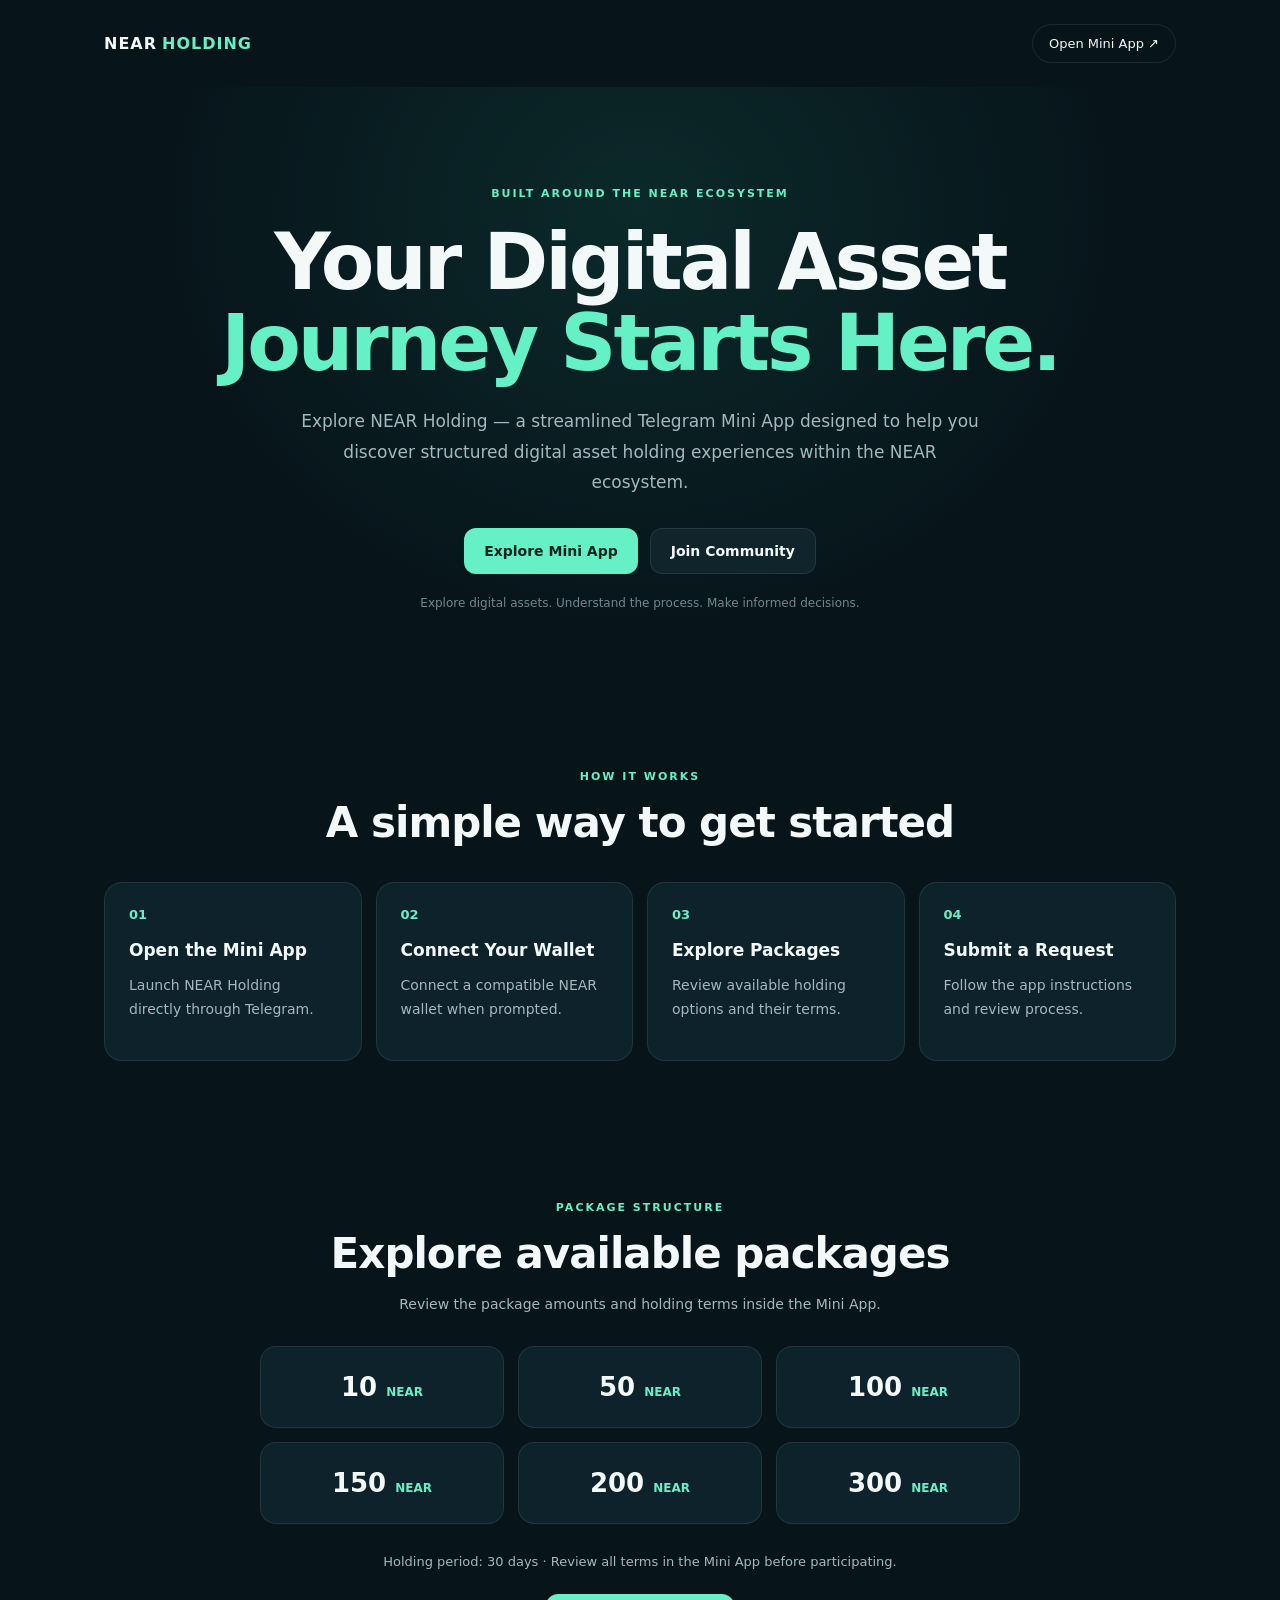
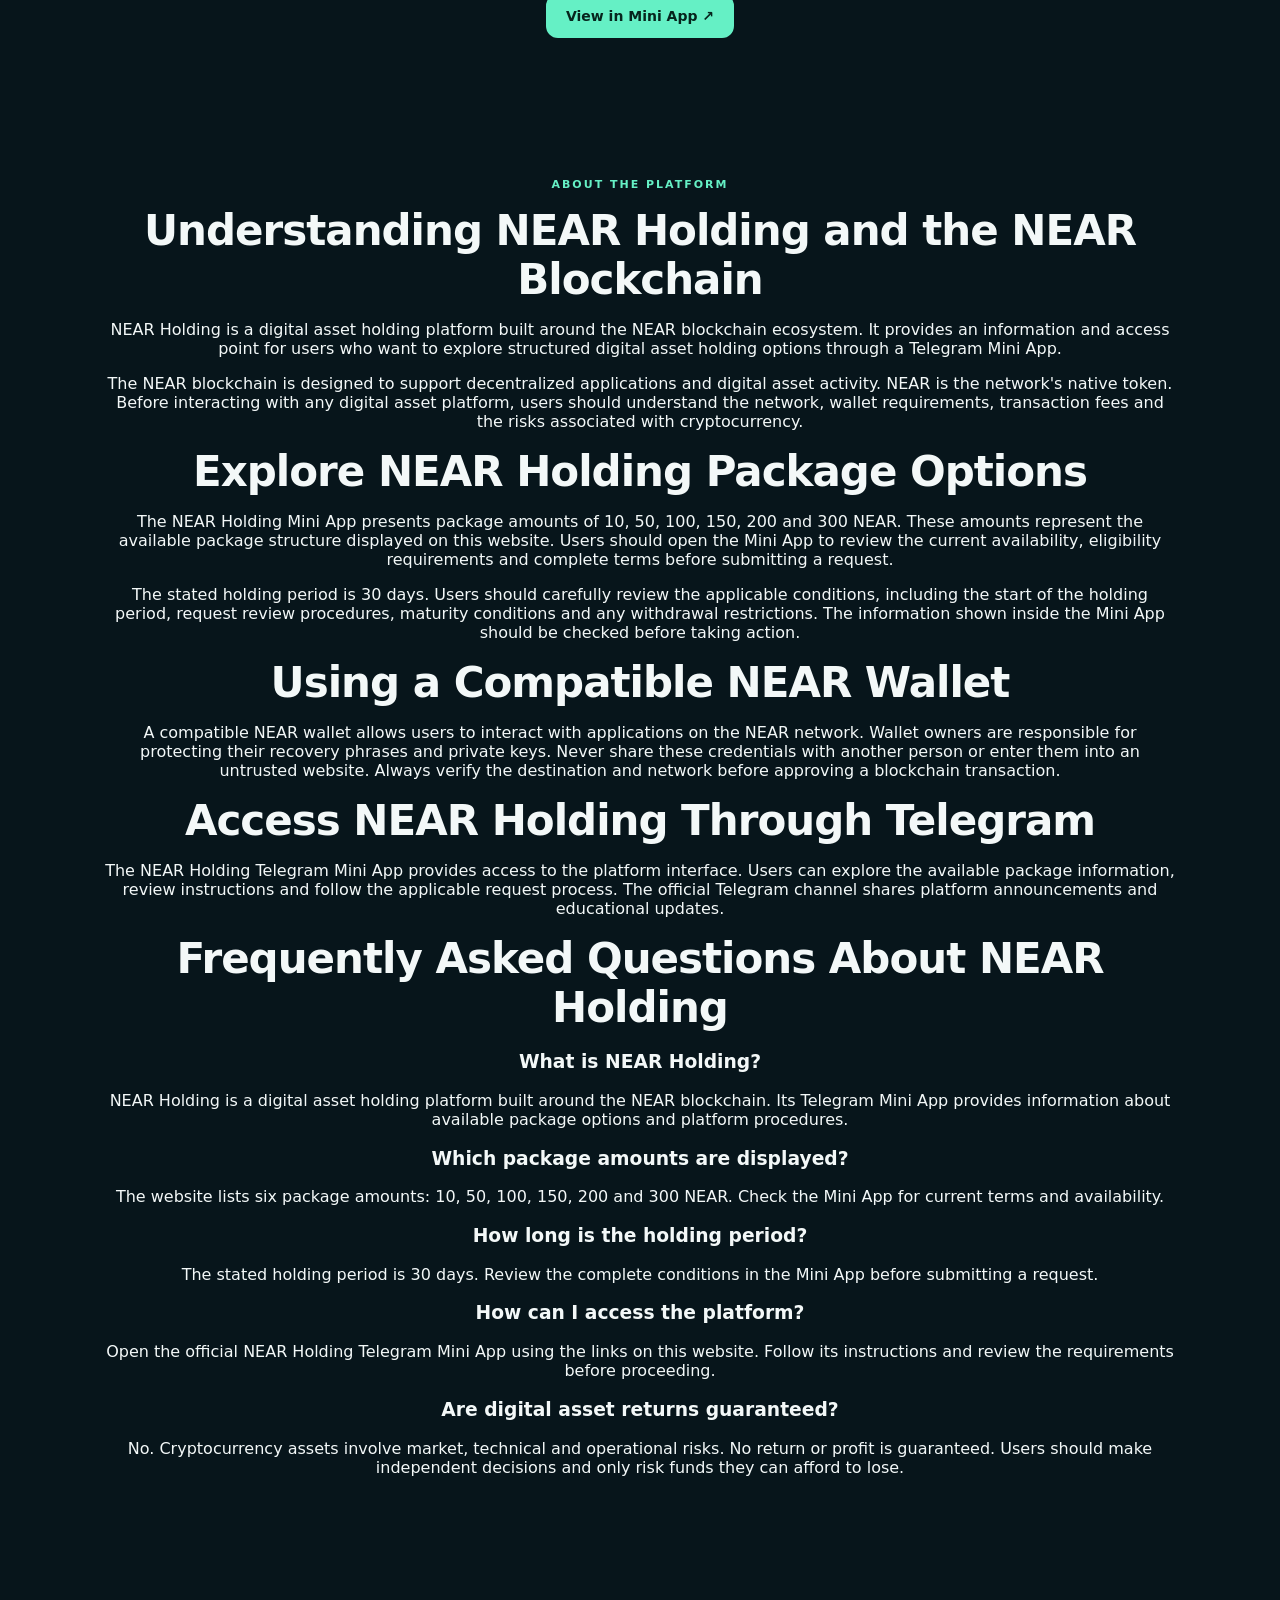
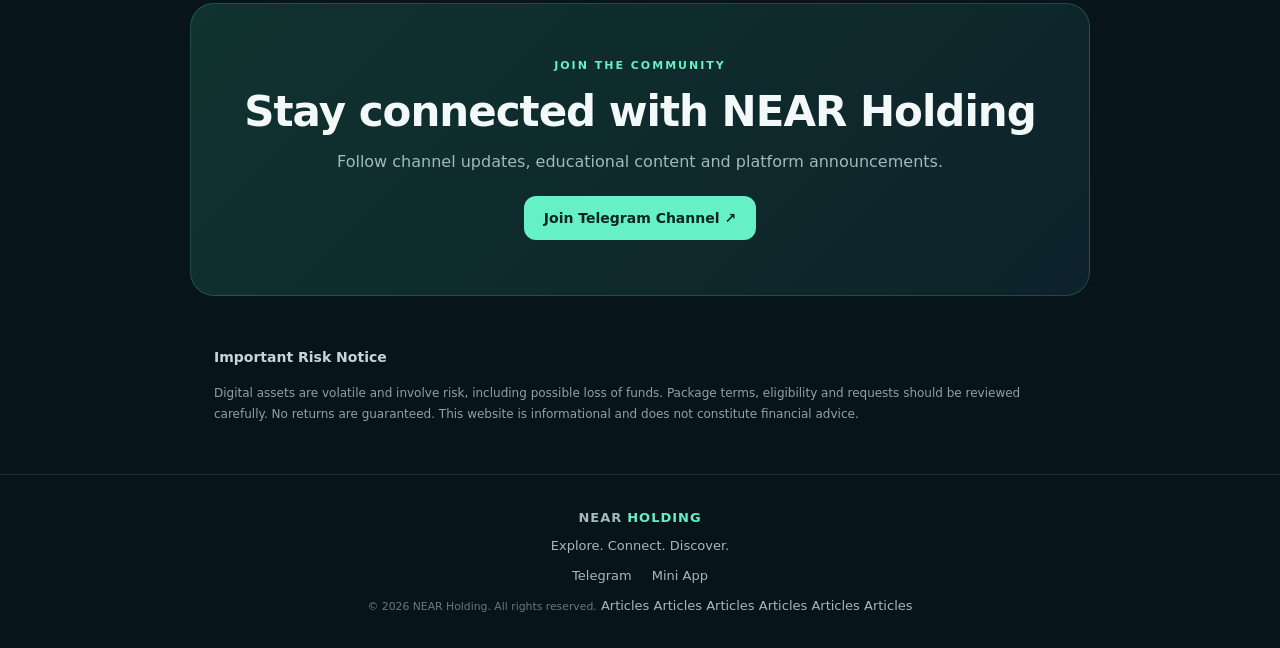
<file: index.html>
<!DOCTYPE html>
<html lang="en">
<head>
  <meta charset="UTF-8">
  <meta name="viewport" content="width=device-width, initial-scale=1.0">
  <meta name="theme-color" content="#071b22">
  <meta name="description" content="Discover NEAR Holding, a digital asset platform built around the NEAR blockchain. Explore holding packages, platform information and community updates.">
  <title>NEAR Holding | Digital Asset Holding Platform</title>
  <link rel="stylesheet" href="style.css">
<meta name="robots" content="index, follow, max-image-preview:large">
<meta name="googlebot" content="index, follow">
<meta name="author" content="NEAR Holding">
<meta name="theme-color" content="#071a1b">
<link rel="canonical" href="https://aliendp25-art.github.io/Near-holding-website/">
<link rel="icon" type="image/svg+xml" href="favicon.svg">
<meta property="og:type" content="website">
<meta property="og:site_name" content="NEAR Holding">
<meta property="og:title" content="NEAR Holding | Digital Asset Holding Platform">
<meta property="og:description" content="Discover NEAR Holding, a digital asset platform built around the NEAR blockchain. Explore holding packages, platform information and community updates.">
<meta property="og:url" content="https://aliendp25-art.github.io/Near-holding-website/">
<meta property="og:image" content="https://aliendp25-art.github.io/Near-holding-website/og-image.svg">
<meta name="twitter:card" content="summary_large_image">
<meta name="twitter:title" content="NEAR Holding | Digital Asset Holding Platform">
<meta name="twitter:description" content="Discover NEAR Holding, a digital asset platform built around the NEAR blockchain. Explore holding packages, platform information and community updates.">
<meta name="twitter:image" content="https://aliendp25-art.github.io/Near-holding-website/og-image.svg">
<script type="application/ld+json">{"@context": "https://schema.org", "@type": "WebSite", "name": "NEAR Holding", "url": "https://aliendp25-art.github.io/Near-holding-website/", "description": "Discover NEAR Holding, a digital asset platform built around the NEAR blockchain. Explore holding packages, platform information and community updates.", "publisher": {"@type": "Organization", "name": "NEAR Holding", "url": "https://aliendp25-art.github.io/Near-holding-website/"}}</script>
</head>
<body>
  <header class="nav">
    <a class="brand" href="#">NEAR<span>HOLDING</span></a>
    <a class="nav-btn" href="https://t.me/NearHoldingBot" rel="noopener noreferrer">Open Mini App ↗</a>
  </header>

  <main>
    <section class="hero">
      <div class="eyebrow">BUILT AROUND THE NEAR ECOSYSTEM</div>
      <h1>Your Digital Asset<br><span>Journey Starts Here.</span></h1>
      <p>
        Explore NEAR Holding — a streamlined Telegram Mini App
        designed to help you discover structured digital asset
        holding experiences within the NEAR ecosystem.
      </p>
      <div class="actions">
        <a class="btn primary" href="https://t.me/NearHoldingBot" rel="noopener noreferrer">Explore Mini App</a>
        <a class="btn secondary" href="https://t.me/NearHolding" rel="noopener noreferrer">Join Community</a>
      </div>
      <div class="hero-note">Explore digital assets. Understand the process. Make informed decisions.</div>
    </section>

    <section class="section">
      <div class="section-label">HOW IT WORKS</div>
      <h2>A simple way to get started</h2>
      <div class="steps">
        <article><div class="number">01</div><h3>Open the Mini App</h3><p>Launch NEAR Holding directly through Telegram.</p></article>
        <article><div class="number">02</div><h3>Connect Your Wallet</h3><p>Connect a compatible NEAR wallet when prompted.</p></article>
        <article><div class="number">03</div><h3>Explore Packages</h3><p>Review available holding options and their terms.</p></article>
        <article><div class="number">04</div><h3>Submit a Request</h3><p>Follow the app instructions and review process.</p></article>
      </div>
    </section>

    <section class="section packages">
      <div class="section-label">PACKAGE STRUCTURE</div>
      <h2>Explore available packages</h2>
      <p class="section-desc">Review the package amounts and holding terms inside the Mini App.</p>
      <div class="package-grid">
        <div>10 <small>NEAR</small></div>
        <div>50 <small>NEAR</small></div>
        <div>100 <small>NEAR</small></div>
        <div>150 <small>NEAR</small></div>
        <div>200 <small>NEAR</small></div>
        <div>300 <small>NEAR</small></div>
      </div>
      <p class="term">Holding period: 30 days · Review all terms in the Mini App before participating.</p>
      <a class="btn primary" href="https://t.me/NearHoldingBot" rel="noopener noreferrer">View in Mini App ↗</a>
    </section>

    
    <section class="section" id="about-near-holding">
      <div class="section-label">ABOUT THE PLATFORM</div>
      <h2>Understanding NEAR Holding and the NEAR Blockchain</h2>

      <p>
        NEAR Holding is a digital asset holding platform built around the
        NEAR blockchain ecosystem. It provides an information and access
        point for users who want to explore structured digital asset
        holding options through a Telegram Mini App.
      </p>

      <p>
        The NEAR blockchain is designed to support decentralized
        applications and digital asset activity. NEAR is the network's
        native token. Before interacting with any digital asset platform,
        users should understand the network, wallet requirements,
        transaction fees and the risks associated with cryptocurrency.
      </p>

      <h2>Explore NEAR Holding Package Options</h2>

      <p>
        The NEAR Holding Mini App presents package amounts of 10, 50,
        100, 150, 200 and 300 NEAR. These amounts represent the available
        package structure displayed on this website. Users should open
        the Mini App to review the current availability, eligibility
        requirements and complete terms before submitting a request.
      </p>

      <p>
        The stated holding period is 30 days. Users should carefully
        review the applicable conditions, including the start of the
        holding period, request review procedures, maturity conditions
        and any withdrawal restrictions. The information shown inside
        the Mini App should be checked before taking action.
      </p>

      <h2>Using a Compatible NEAR Wallet</h2>

      <p>
        A compatible NEAR wallet allows users to interact with
        applications on the NEAR network. Wallet owners are responsible
        for protecting their recovery phrases and private keys. Never
        share these credentials with another person or enter them into
        an untrusted website. Always verify the destination and network
        before approving a blockchain transaction.
      </p>

      <h2>Access NEAR Holding Through Telegram</h2>

      <p>
        The NEAR Holding Telegram Mini App provides access to the
        platform interface. Users can explore the available package
        information, review instructions and follow the applicable
        request process. The official Telegram channel shares platform
        announcements and educational updates.
      </p>

      <h2>Frequently Asked Questions About NEAR Holding</h2>

      <h3>What is NEAR Holding?</h3>
      <p>
        NEAR Holding is a digital asset holding platform built around
        the NEAR blockchain. Its Telegram Mini App provides information
        about available package options and platform procedures.
      </p>

      <h3>Which package amounts are displayed?</h3>
      <p>
        The website lists six package amounts: 10, 50, 100, 150,
        200 and 300 NEAR. Check the Mini App for current terms and
        availability.
      </p>

      <h3>How long is the holding period?</h3>
      <p>
        The stated holding period is 30 days. Review the complete
        conditions in the Mini App before submitting a request.
      </p>

      <h3>How can I access the platform?</h3>
      <p>
        Open the official NEAR Holding Telegram Mini App using the
        links on this website. Follow its instructions and review
        the requirements before proceeding.
      </p>

      <h3>Are digital asset returns guaranteed?</h3>
      <p>
        No. Cryptocurrency assets involve market, technical and
        operational risks. No return or profit is guaranteed.
        Users should make independent decisions and only risk
        funds they can afford to lose.
      </p>
    </section>

<section class="community">
      <div class="section-label">JOIN THE COMMUNITY</div>
      <h2>Stay connected with NEAR Holding</h2>
      <p>Follow channel updates, educational content and platform announcements.</p>
      <a class="btn primary" href="https://t.me/NearHolding" rel="noopener noreferrer">Join Telegram Channel ↗</a>
    </section>

    <section class="risk">
      <h3>Important Risk Notice</h3>
      <p>Digital assets are volatile and involve risk, including possible loss of funds. Package terms, eligibility and requests should be reviewed carefully. No returns are guaranteed. This website is informational and does not constitute financial advice.</p>
    </section>
  </main>

  <footer>
    <a class="brand" href="#">NEAR<span>HOLDING</span></a>
    <p>Explore. Connect. Discover.</p>
    <div class="footer-links">
      <a href="https://t.me/NearHolding" rel="noopener noreferrer">Telegram</a>
      <a href="https://t.me/NearHoldingBot" rel="noopener noreferrer">Mini App</a>
    </div>
    <small>© <span id="year"></span> NEAR Holding. All rights reserved.</small>
  <a href="/Near-holding-website/blog/">Articles</a>
<a href="/Near-holding-website/blog/">Articles</a>
<a href="/Near-holding-website/blog/">Articles</a>
<a href="/Near-holding-website/blog/">Articles</a>
<a href="/Near-holding-website/blog/">Articles</a>
<a href="/Near-holding-website/blog/">Articles</a>
</footer>

  <script>
    document.getElementById("year").textContent = new Date().getFullYear();
  </script>
</body>
</html>
</file>
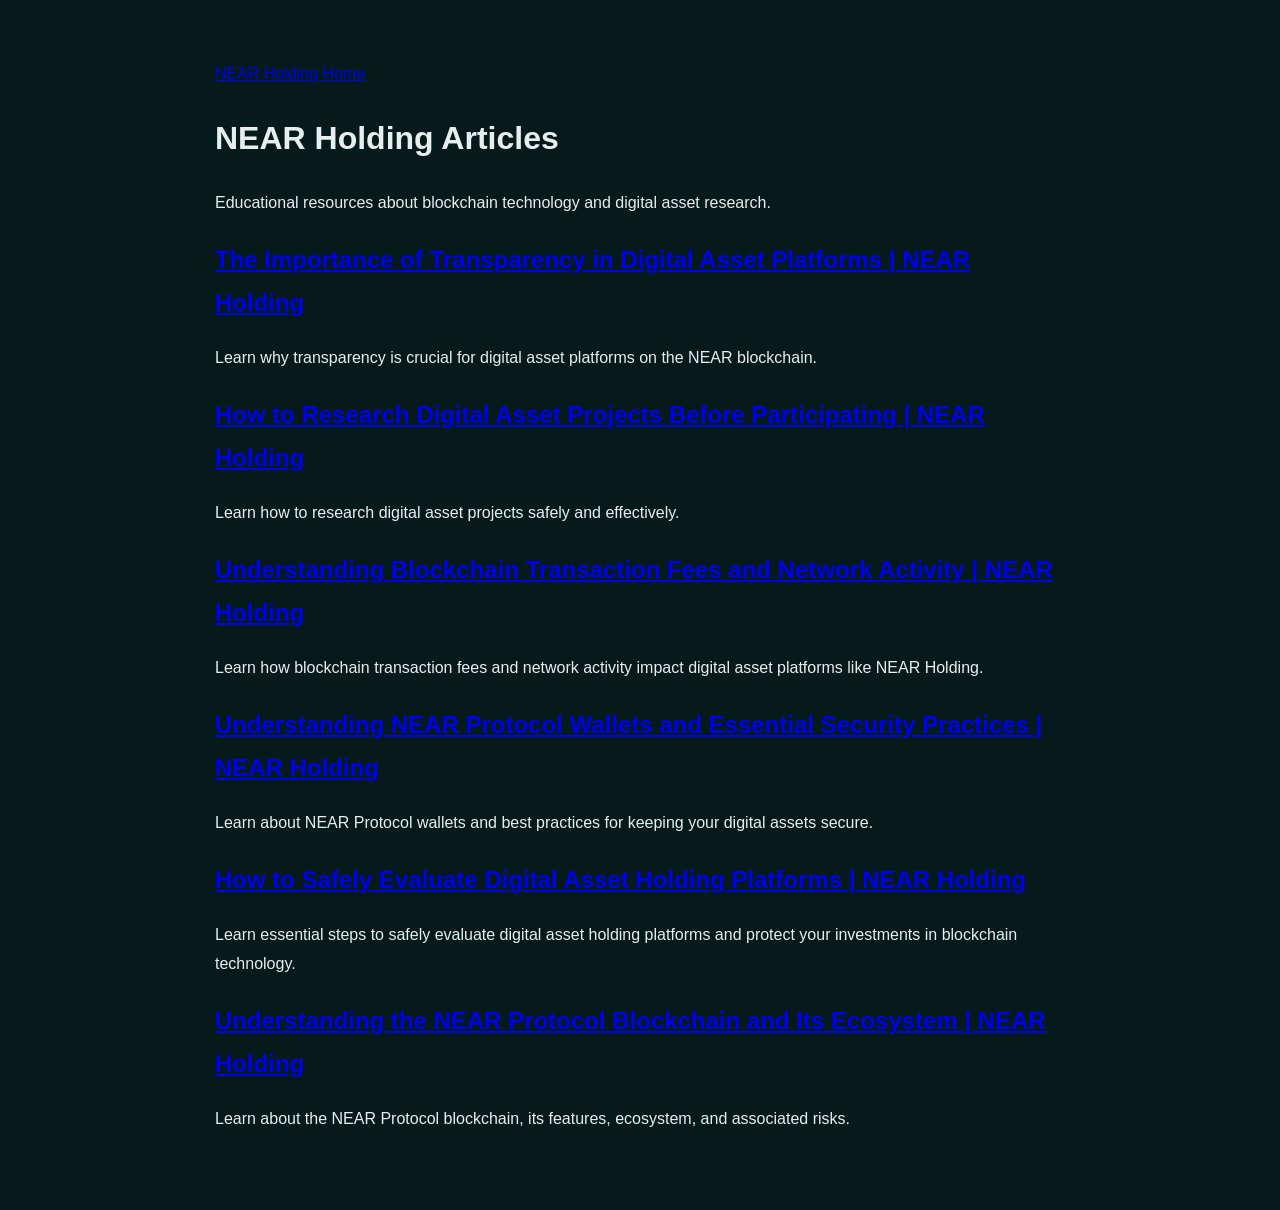
<file: blog/index.html>
<!doctype html>
<html lang="en">
<head>
<meta charset="utf-8">
<meta name="viewport" content="width=device-width, initial-scale=1">
<title>NEAR Holding Articles | Blockchain Education</title>
<meta name="description" content="Educational articles about NEAR Protocol, blockchain technology, digital asset security and responsible research.">
<link rel="canonical" href="https://aliendp25-art.github.io/Near-holding-website/blog/">
<meta name="robots" content="index,follow">
</head>
<body style="max-width:850px;margin:40px auto;padding:20px;
font-family:Arial;background:#071a1b;color:#e7eeee;line-height:1.8">
<a href="https://aliendp25-art.github.io/Near-holding-website/">NEAR Holding Home</a>
<h1>NEAR Holding Articles</h1>
<p>Educational resources about blockchain technology and digital asset research.</p>
<article><h2><a href="articles/the-importance-of-transparency-in-digital-asset-platforms.html">The Importance of Transparency in Digital Asset Platforms | NEAR Holding</a></h2><p>Learn why transparency is crucial for digital asset platforms on the NEAR blockchain.</p></article><article><h2><a href="articles/how-to-research-digital-asset-projects-before-participating.html">How to Research Digital Asset Projects Before Participating | NEAR Holding</a></h2><p>Learn how to research digital asset projects safely and effectively.</p></article><article><h2><a href="articles/understanding-blockchain-transaction-fees-and-network-activity.html">Understanding Blockchain Transaction Fees and Network Activity | NEAR Holding</a></h2><p>Learn how blockchain transaction fees and network activity impact digital asset platforms like NEAR Holding.</p></article><article><h2><a href="articles/understanding-near-protocol-wallets-and-essential-security-practices.html">Understanding NEAR Protocol Wallets and Essential Security Practices | NEAR Holding</a></h2><p>Learn about NEAR Protocol wallets and best practices for keeping your digital assets secure.</p></article><article><h2><a href="articles/how-to-safely-evaluate-digital-asset-holding-platforms.html">How to Safely Evaluate Digital Asset Holding Platforms | NEAR Holding</a></h2><p>Learn essential steps to safely evaluate digital asset holding platforms and protect your investments in blockchain technology.</p></article><article><h2><a href="articles/understanding-the-near-protocol-blockchain-and-its-ecosystem.html">Understanding the NEAR Protocol Blockchain and Its Ecosystem | NEAR Holding</a></h2><p>Learn about the NEAR Protocol blockchain, its features, ecosystem, and associated risks.</p></article>
</body></html>
</file>
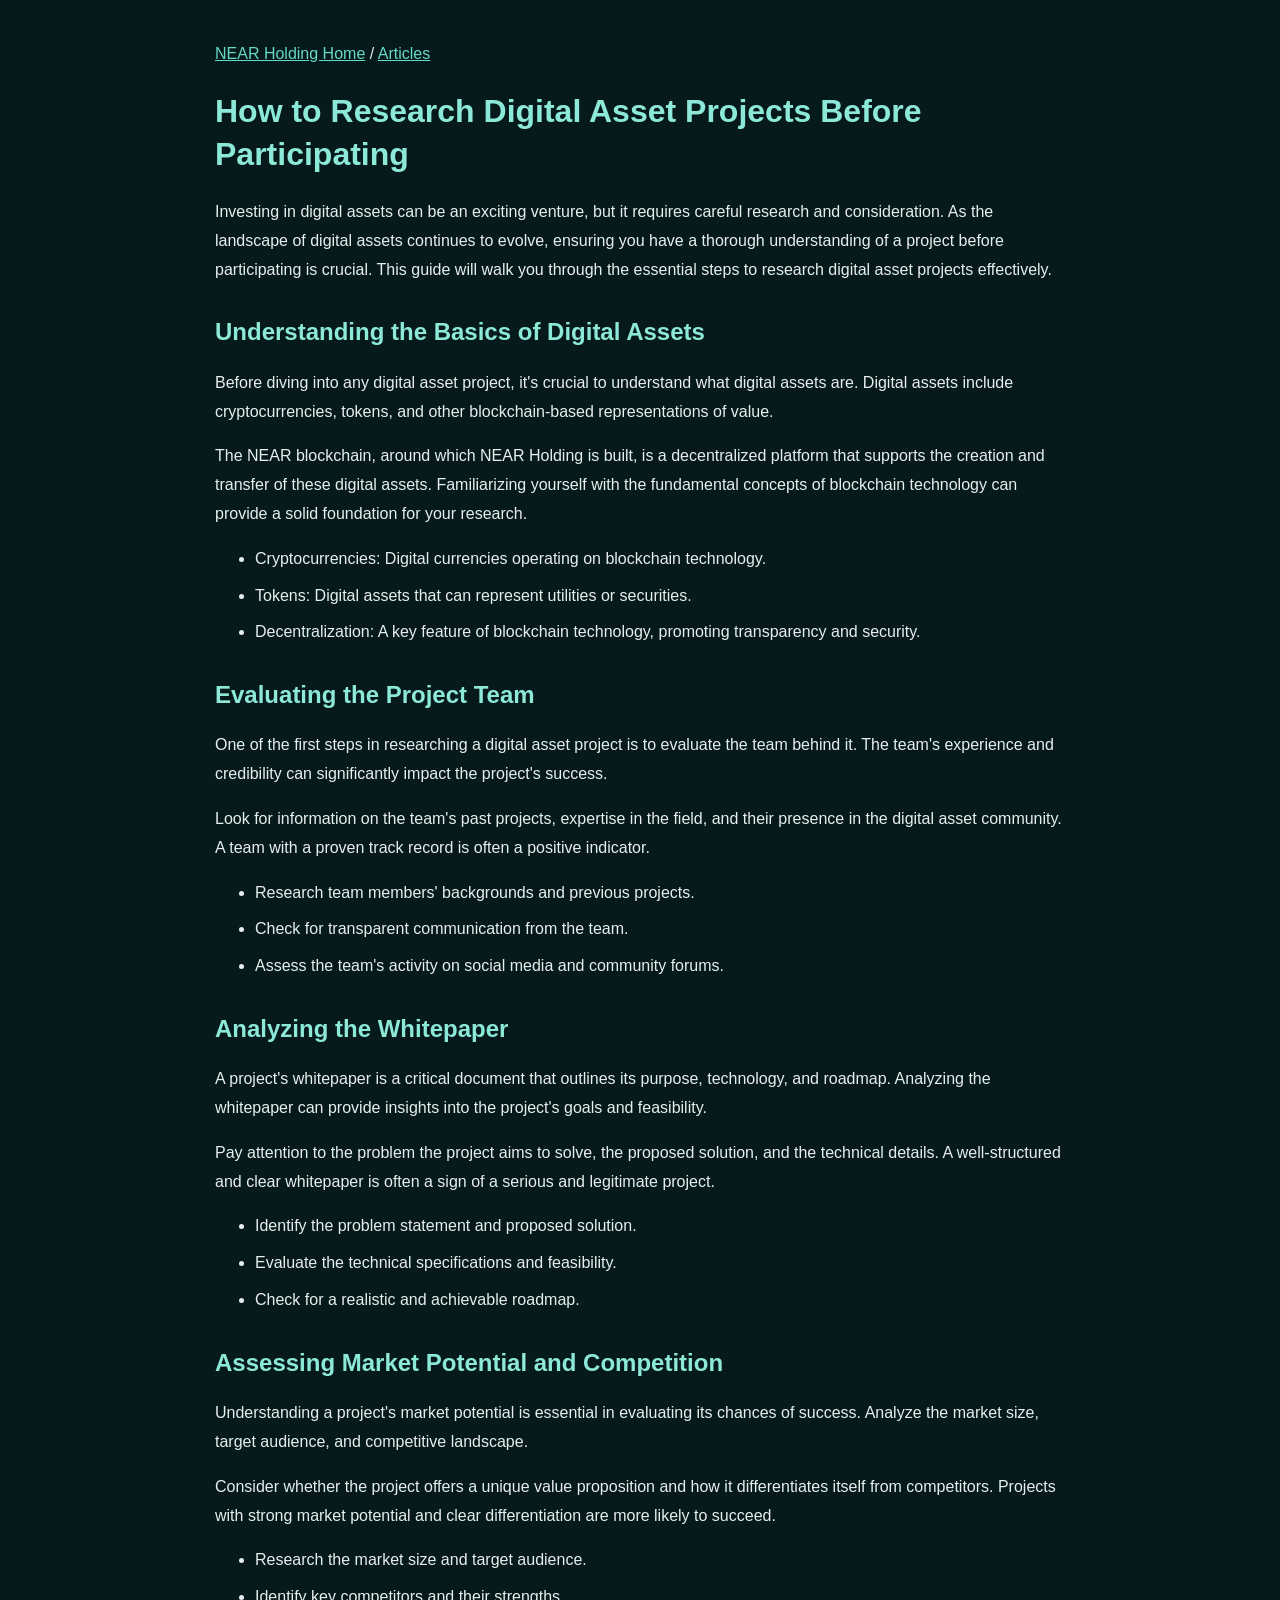
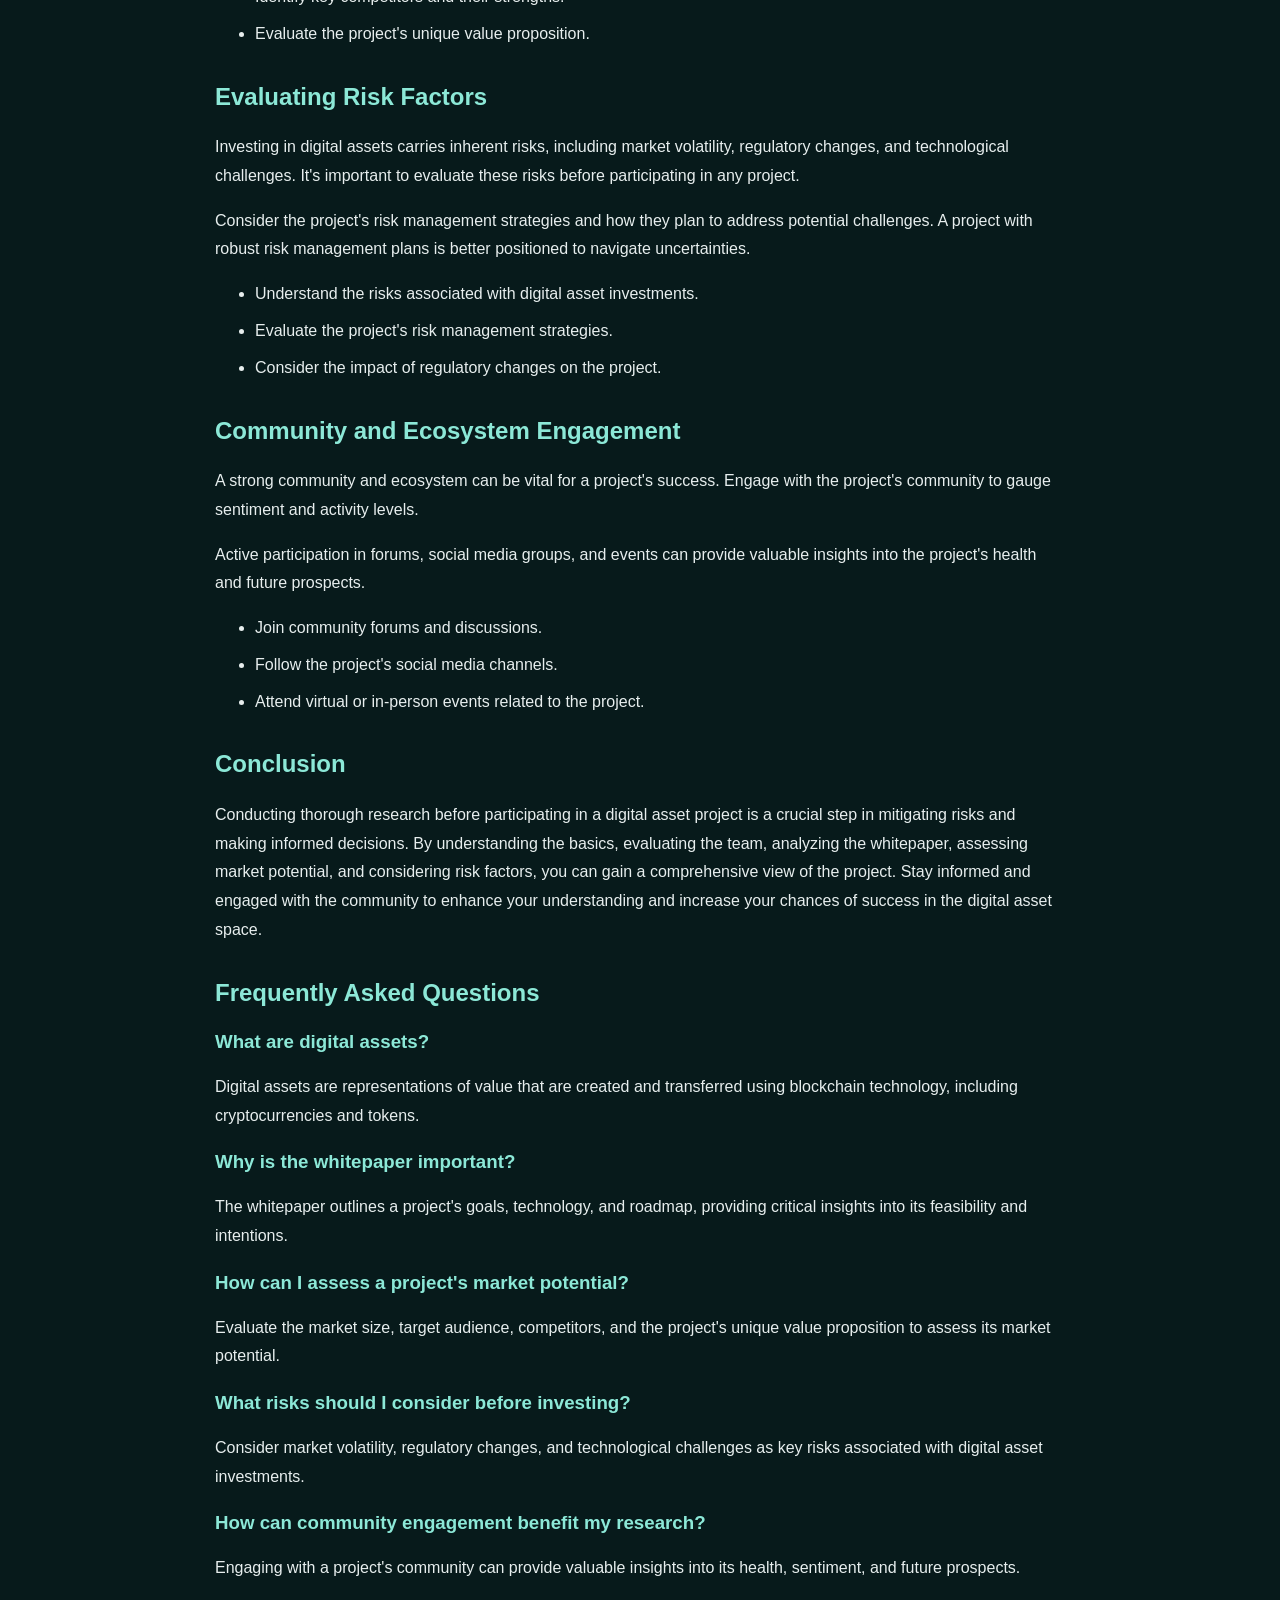
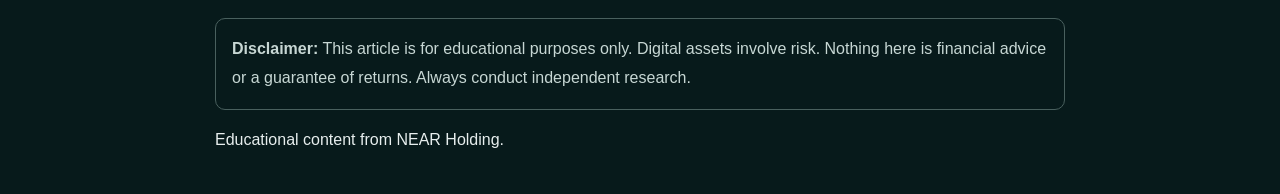
<file: blog/articles/how-to-research-digital-asset-projects-before-participating.html>
<!doctype html>
<html lang="en">
<head>
<meta charset="utf-8">
<meta name="viewport" content="width=device-width, initial-scale=1">
<title>How to Research Digital Asset Projects Before Participating | NEAR Holding</title>
<meta name="description" content="Learn how to research digital asset projects safely and effectively.">
<meta name="robots" content="index,follow">
<link rel="canonical" href="https://aliendp25-art.github.io/Near-holding-website/blog/articles/how-to-research-digital-asset-projects-before-participating.html">
<meta property="og:type" content="article">
<meta property="og:title" content="How to Research Digital Asset Projects Before Participating">
<meta property="og:description" content="Learn how to research digital asset projects safely and effectively.">
<meta property="og:url" content="https://aliendp25-art.github.io/Near-holding-website/blog/articles/how-to-research-digital-asset-projects-before-participating.html">
<meta name="twitter:card" content="summary">
<script type="application/ld+json">{"@context": "https://schema.org", "@type": "Article", "headline": "How to Research Digital Asset Projects Before Participating", "description": "Learn how to research digital asset projects safely and effectively.", "mainEntityOfPage": "https://aliendp25-art.github.io/Near-holding-website/blog/articles/how-to-research-digital-asset-projects-before-participating.html", "author": {"@type": "Organization", "name": "NEAR Holding"}, "publisher": {"@type": "Organization", "name": "NEAR Holding"}, "datePublished": "2026-11-05T07:17:15.368495+00:00"}</script>
<style>
body{max-width:850px;margin:40px auto;padding:0 20px;
font-family:Arial,sans-serif;line-height:1.8;color:#e7eeee;
background:#071a1b}
a{color:#65d9c6}
h1,h2,h3{line-height:1.35;color:#8ce8d7}
section{margin:32px 0}
li{margin:8px 0}
.disclaimer{padding:16px;border:1px solid #49605e;
border-radius:10px;margin-top:35px;color:#c7d7d4}
</style>
</head>
<body>
<nav><a href="https://aliendp25-art.github.io/Near-holding-website/">NEAR Holding Home</a> /
<a href="https://aliendp25-art.github.io/Near-holding-website/blog/">Articles</a></nav>
<main>
<h1>How to Research Digital Asset Projects Before Participating</h1><p class='article-intro'>Investing in digital assets can be an exciting venture, but it requires careful research and consideration. As the landscape of digital assets continues to evolve, ensuring you have a thorough understanding of a project before participating is crucial. This guide will walk you through the essential steps to research digital asset projects effectively.</p><section><h2>Understanding the Basics of Digital Assets</h2><p>Before diving into any digital asset project, it&#x27;s crucial to understand what digital assets are. Digital assets include cryptocurrencies, tokens, and other blockchain-based representations of value.</p><p>The NEAR blockchain, around which NEAR Holding is built, is a decentralized platform that supports the creation and transfer of these digital assets. Familiarizing yourself with the fundamental concepts of blockchain technology can provide a solid foundation for your research.</p><ul><li>Cryptocurrencies: Digital currencies operating on blockchain technology.</li><li>Tokens: Digital assets that can represent utilities or securities.</li><li>Decentralization: A key feature of blockchain technology, promoting transparency and security.</li></ul></section><section><h2>Evaluating the Project Team</h2><p>One of the first steps in researching a digital asset project is to evaluate the team behind it. The team&#x27;s experience and credibility can significantly impact the project&#x27;s success.</p><p>Look for information on the team&#x27;s past projects, expertise in the field, and their presence in the digital asset community. A team with a proven track record is often a positive indicator.</p><ul><li>Research team members&#x27; backgrounds and previous projects.</li><li>Check for transparent communication from the team.</li><li>Assess the team&#x27;s activity on social media and community forums.</li></ul></section><section><h2>Analyzing the Whitepaper</h2><p>A project&#x27;s whitepaper is a critical document that outlines its purpose, technology, and roadmap. Analyzing the whitepaper can provide insights into the project&#x27;s goals and feasibility.</p><p>Pay attention to the problem the project aims to solve, the proposed solution, and the technical details. A well-structured and clear whitepaper is often a sign of a serious and legitimate project.</p><ul><li>Identify the problem statement and proposed solution.</li><li>Evaluate the technical specifications and feasibility.</li><li>Check for a realistic and achievable roadmap.</li></ul></section><section><h2>Assessing Market Potential and Competition</h2><p>Understanding a project&#x27;s market potential is essential in evaluating its chances of success. Analyze the market size, target audience, and competitive landscape.</p><p>Consider whether the project offers a unique value proposition and how it differentiates itself from competitors. Projects with strong market potential and clear differentiation are more likely to succeed.</p><ul><li>Research the market size and target audience.</li><li>Identify key competitors and their strengths.</li><li>Evaluate the project&#x27;s unique value proposition.</li></ul></section><section><h2>Evaluating Risk Factors</h2><p>Investing in digital assets carries inherent risks, including market volatility, regulatory changes, and technological challenges. It&#x27;s important to evaluate these risks before participating in any project.</p><p>Consider the project&#x27;s risk management strategies and how they plan to address potential challenges. A project with robust risk management plans is better positioned to navigate uncertainties.</p><ul><li>Understand the risks associated with digital asset investments.</li><li>Evaluate the project&#x27;s risk management strategies.</li><li>Consider the impact of regulatory changes on the project.</li></ul></section><section><h2>Community and Ecosystem Engagement</h2><p>A strong community and ecosystem can be vital for a project&#x27;s success. Engage with the project&#x27;s community to gauge sentiment and activity levels.</p><p>Active participation in forums, social media groups, and events can provide valuable insights into the project&#x27;s health and future prospects.</p><ul><li>Join community forums and discussions.</li><li>Follow the project&#x27;s social media channels.</li><li>Attend virtual or in-person events related to the project.</li></ul></section><section><h2>Conclusion</h2><p>Conducting thorough research before participating in a digital asset project is a crucial step in mitigating risks and making informed decisions. By understanding the basics, evaluating the team, analyzing the whitepaper, assessing market potential, and considering risk factors, you can gain a comprehensive view of the project. Stay informed and engaged with the community to enhance your understanding and increase your chances of success in the digital asset space.</p></section><section><h2>Frequently Asked Questions</h2><h3>What are digital assets?</h3><p>Digital assets are representations of value that are created and transferred using blockchain technology, including cryptocurrencies and tokens.</p><h3>Why is the whitepaper important?</h3><p>The whitepaper outlines a project&#x27;s goals, technology, and roadmap, providing critical insights into its feasibility and intentions.</p><h3>How can I assess a project&#x27;s market potential?</h3><p>Evaluate the market size, target audience, competitors, and the project&#x27;s unique value proposition to assess its market potential.</p><h3>What risks should I consider before investing?</h3><p>Consider market volatility, regulatory changes, and technological challenges as key risks associated with digital asset investments.</p><h3>How can community engagement benefit my research?</h3><p>Engaging with a project&#x27;s community can provide valuable insights into its health, sentiment, and future prospects.</p></section>
    <aside class="disclaimer">
    <strong>Disclaimer:</strong>
    This article is for educational purposes only. Digital assets
    involve risk. Nothing here is financial advice or a guarantee
    of returns. Always conduct independent research.
    </aside>
    
</main>
<footer><p>Educational content from NEAR Holding.</p></footer>
</body>
</html>
</file>
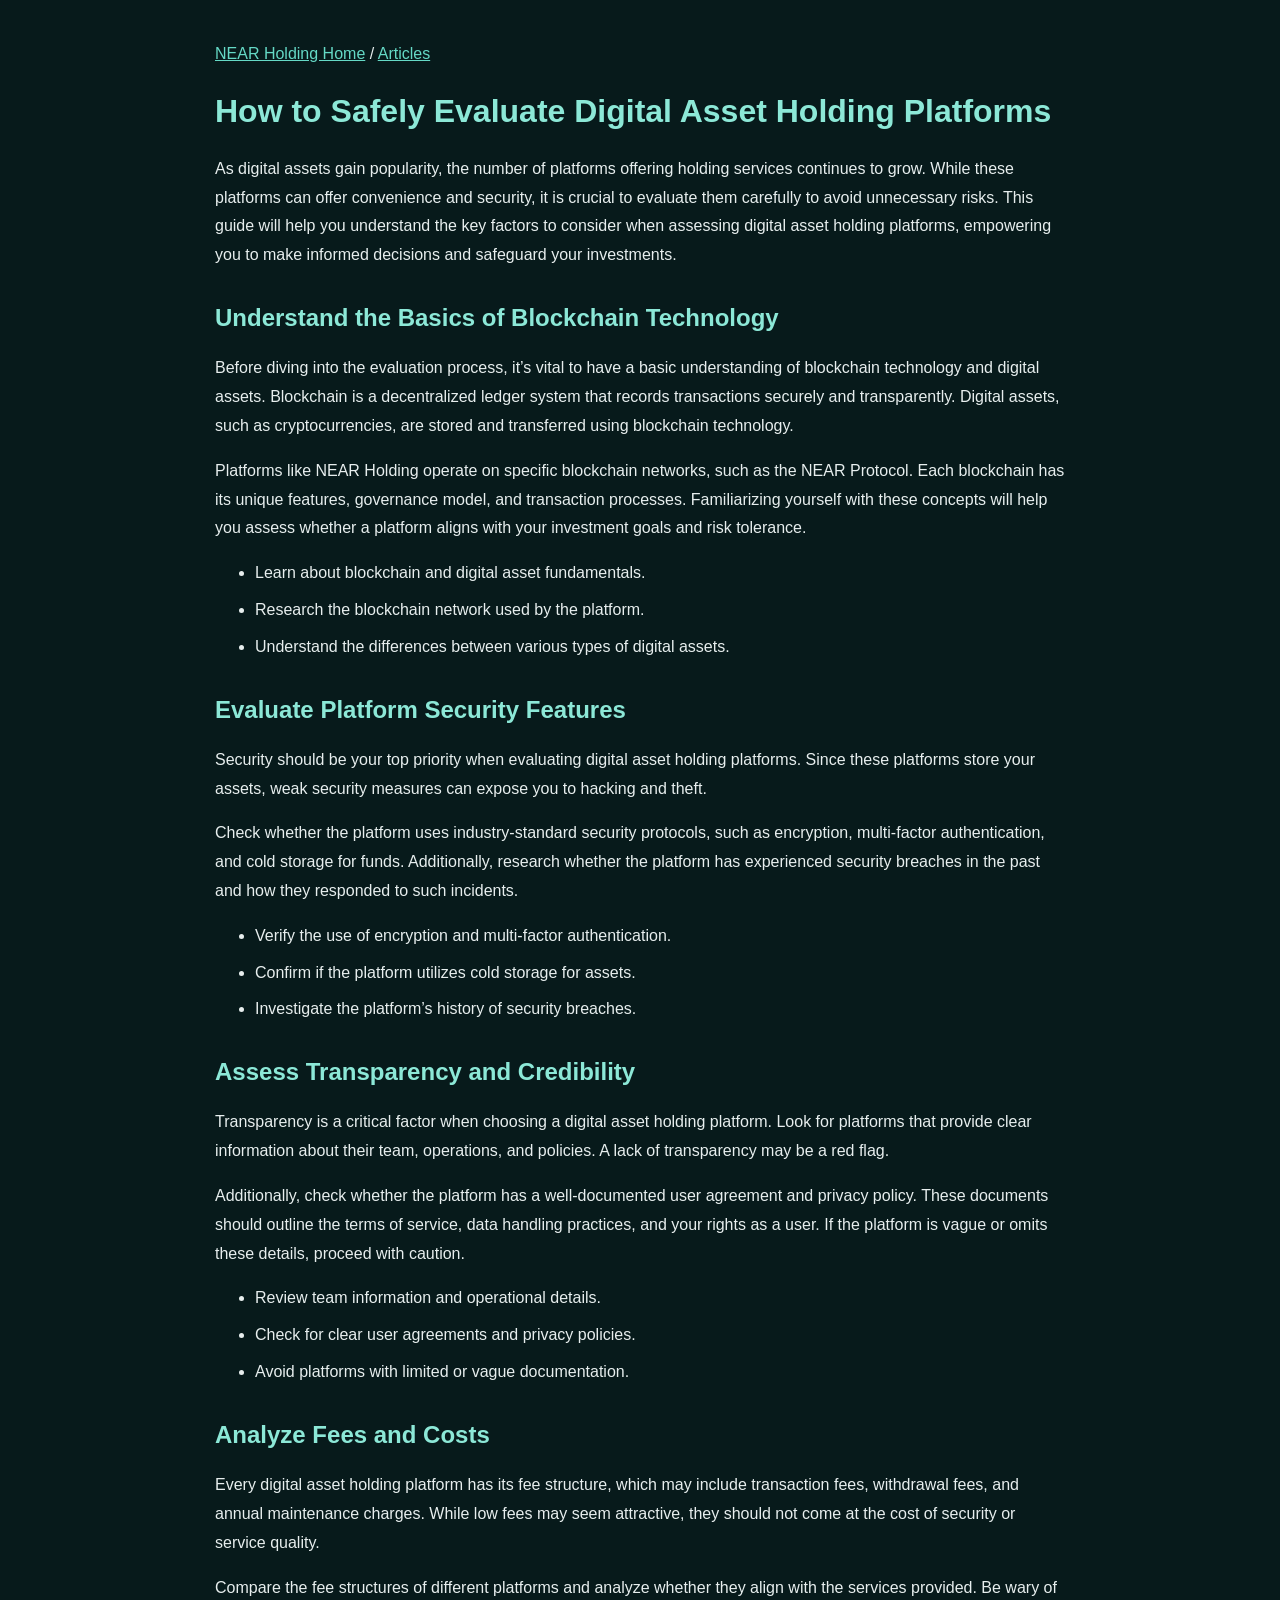
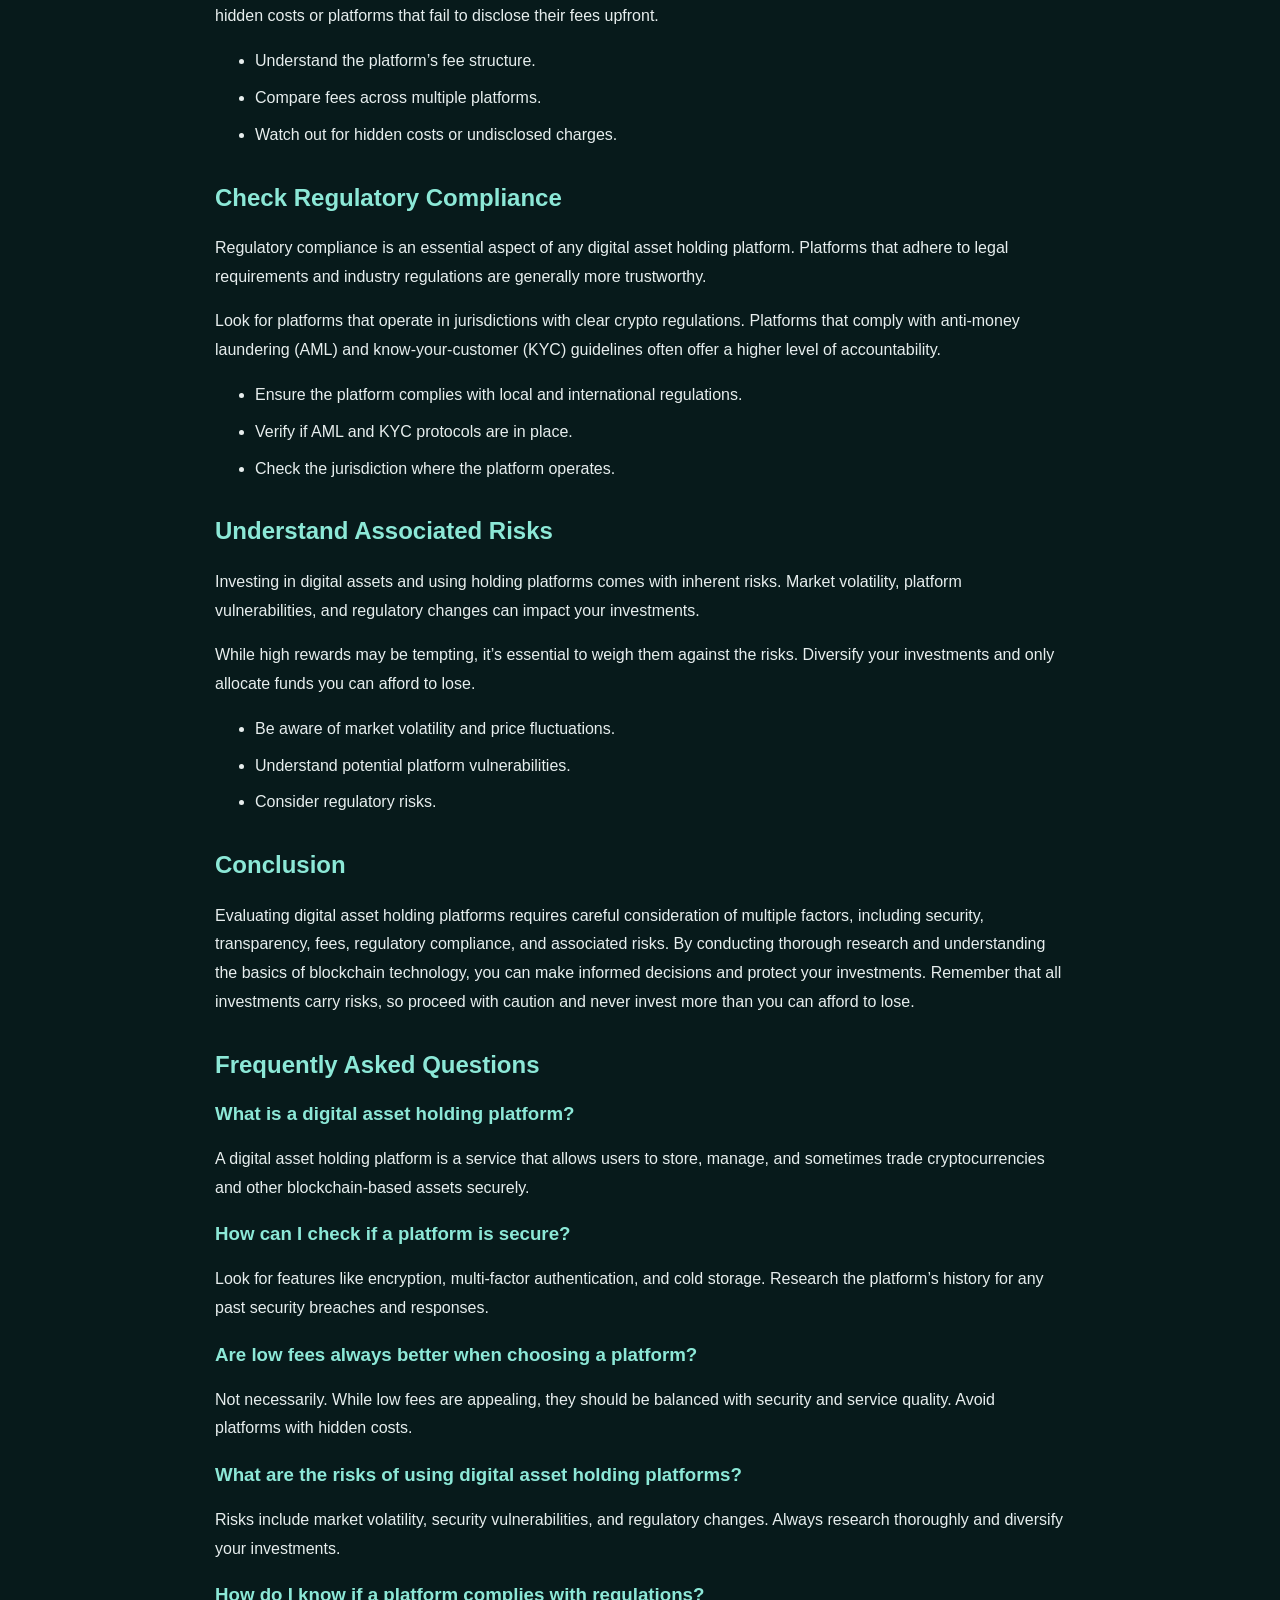
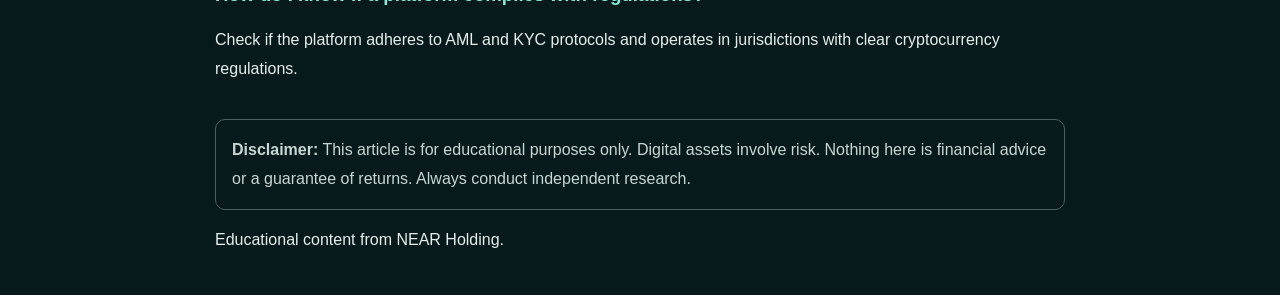
<file: blog/articles/how-to-safely-evaluate-digital-asset-holding-platforms.html>
<!doctype html>
<html lang="en">
<head>
<meta charset="utf-8">
<meta name="viewport" content="width=device-width, initial-scale=1">
<title>How to Safely Evaluate Digital Asset Holding Platforms | NEAR Holding</title>
<meta name="description" content="Learn essential steps to safely evaluate digital asset holding platforms and protect your investments in blockchain technology.">
<meta name="robots" content="index,follow">
<link rel="canonical" href="https://aliendp25-art.github.io/Near-holding-website/blog/articles/how-to-safely-evaluate-digital-asset-holding-platforms.html">
<meta property="og:type" content="article">
<meta property="og:title" content="How to Safely Evaluate Digital Asset Holding Platforms">
<meta property="og:description" content="Learn essential steps to safely evaluate digital asset holding platforms and protect your investments in blockchain technology.">
<meta property="og:url" content="https://aliendp25-art.github.io/Near-holding-website/blog/articles/how-to-safely-evaluate-digital-asset-holding-platforms.html">
<meta name="twitter:card" content="summary">
<script type="application/ld+json">{"@context": "https://schema.org", "@type": "Article", "headline": "How to Safely Evaluate Digital Asset Holding Platforms", "description": "Learn essential steps to safely evaluate digital asset holding platforms and protect your investments in blockchain technology.", "mainEntityOfPage": "https://aliendp25-art.github.io/Near-holding-website/blog/articles/how-to-safely-evaluate-digital-asset-holding-platforms.html", "author": {"@type": "Organization", "name": "NEAR Holding"}, "publisher": {"@type": "Organization", "name": "NEAR Holding"}, "datePublished": "2026-11-03T14:53:09.613367+00:00"}</script>
<style>
body{max-width:850px;margin:40px auto;padding:0 20px;
font-family:Arial,sans-serif;line-height:1.8;color:#e7eeee;
background:#071a1b}
a{color:#65d9c6}
h1,h2,h3{line-height:1.35;color:#8ce8d7}
section{margin:32px 0}
li{margin:8px 0}
.disclaimer{padding:16px;border:1px solid #49605e;
border-radius:10px;margin-top:35px;color:#c7d7d4}
</style>
</head>
<body>
<nav><a href="https://aliendp25-art.github.io/Near-holding-website/">NEAR Holding Home</a> /
<a href="https://aliendp25-art.github.io/Near-holding-website/blog/">Articles</a></nav>
<main>
<h1>How to Safely Evaluate Digital Asset Holding Platforms</h1><p class='article-intro'>As digital assets gain popularity, the number of platforms offering holding services continues to grow. While these platforms can offer convenience and security, it is crucial to evaluate them carefully to avoid unnecessary risks. This guide will help you understand the key factors to consider when assessing digital asset holding platforms, empowering you to make informed decisions and safeguard your investments.</p><section><h2>Understand the Basics of Blockchain Technology</h2><p>Before diving into the evaluation process, it’s vital to have a basic understanding of blockchain technology and digital assets. Blockchain is a decentralized ledger system that records transactions securely and transparently. Digital assets, such as cryptocurrencies, are stored and transferred using blockchain technology.</p><p>Platforms like NEAR Holding operate on specific blockchain networks, such as the NEAR Protocol. Each blockchain has its unique features, governance model, and transaction processes. Familiarizing yourself with these concepts will help you assess whether a platform aligns with your investment goals and risk tolerance.</p><ul><li>Learn about blockchain and digital asset fundamentals.</li><li>Research the blockchain network used by the platform.</li><li>Understand the differences between various types of digital assets.</li></ul></section><section><h2>Evaluate Platform Security Features</h2><p>Security should be your top priority when evaluating digital asset holding platforms. Since these platforms store your assets, weak security measures can expose you to hacking and theft.</p><p>Check whether the platform uses industry-standard security protocols, such as encryption, multi-factor authentication, and cold storage for funds. Additionally, research whether the platform has experienced security breaches in the past and how they responded to such incidents.</p><ul><li>Verify the use of encryption and multi-factor authentication.</li><li>Confirm if the platform utilizes cold storage for assets.</li><li>Investigate the platform’s history of security breaches.</li></ul></section><section><h2>Assess Transparency and Credibility</h2><p>Transparency is a critical factor when choosing a digital asset holding platform. Look for platforms that provide clear information about their team, operations, and policies. A lack of transparency may be a red flag.</p><p>Additionally, check whether the platform has a well-documented user agreement and privacy policy. These documents should outline the terms of service, data handling practices, and your rights as a user. If the platform is vague or omits these details, proceed with caution.</p><ul><li>Review team information and operational details.</li><li>Check for clear user agreements and privacy policies.</li><li>Avoid platforms with limited or vague documentation.</li></ul></section><section><h2>Analyze Fees and Costs</h2><p>Every digital asset holding platform has its fee structure, which may include transaction fees, withdrawal fees, and annual maintenance charges. While low fees may seem attractive, they should not come at the cost of security or service quality.</p><p>Compare the fee structures of different platforms and analyze whether they align with the services provided. Be wary of hidden costs or platforms that fail to disclose their fees upfront.</p><ul><li>Understand the platform’s fee structure.</li><li>Compare fees across multiple platforms.</li><li>Watch out for hidden costs or undisclosed charges.</li></ul></section><section><h2>Check Regulatory Compliance</h2><p>Regulatory compliance is an essential aspect of any digital asset holding platform. Platforms that adhere to legal requirements and industry regulations are generally more trustworthy.</p><p>Look for platforms that operate in jurisdictions with clear crypto regulations. Platforms that comply with anti-money laundering (AML) and know-your-customer (KYC) guidelines often offer a higher level of accountability.</p><ul><li>Ensure the platform complies with local and international regulations.</li><li>Verify if AML and KYC protocols are in place.</li><li>Check the jurisdiction where the platform operates.</li></ul></section><section><h2>Understand Associated Risks</h2><p>Investing in digital assets and using holding platforms comes with inherent risks. Market volatility, platform vulnerabilities, and regulatory changes can impact your investments.</p><p>While high rewards may be tempting, it’s essential to weigh them against the risks. Diversify your investments and only allocate funds you can afford to lose.</p><ul><li>Be aware of market volatility and price fluctuations.</li><li>Understand potential platform vulnerabilities.</li><li>Consider regulatory risks.</li></ul></section><section><h2>Conclusion</h2><p>Evaluating digital asset holding platforms requires careful consideration of multiple factors, including security, transparency, fees, regulatory compliance, and associated risks. By conducting thorough research and understanding the basics of blockchain technology, you can make informed decisions and protect your investments. Remember that all investments carry risks, so proceed with caution and never invest more than you can afford to lose.</p></section><section><h2>Frequently Asked Questions</h2><h3>What is a digital asset holding platform?</h3><p>A digital asset holding platform is a service that allows users to store, manage, and sometimes trade cryptocurrencies and other blockchain-based assets securely.</p><h3>How can I check if a platform is secure?</h3><p>Look for features like encryption, multi-factor authentication, and cold storage. Research the platform’s history for any past security breaches and responses.</p><h3>Are low fees always better when choosing a platform?</h3><p>Not necessarily. While low fees are appealing, they should be balanced with security and service quality. Avoid platforms with hidden costs.</p><h3>What are the risks of using digital asset holding platforms?</h3><p>Risks include market volatility, security vulnerabilities, and regulatory changes. Always research thoroughly and diversify your investments.</p><h3>How do I know if a platform complies with regulations?</h3><p>Check if the platform adheres to AML and KYC protocols and operates in jurisdictions with clear cryptocurrency regulations.</p></section>
    <aside class="disclaimer">
    <strong>Disclaimer:</strong>
    This article is for educational purposes only. Digital assets
    involve risk. Nothing here is financial advice or a guarantee
    of returns. Always conduct independent research.
    </aside>
    
</main>
<footer><p>Educational content from NEAR Holding.</p></footer>
</body>
</html>
</file>
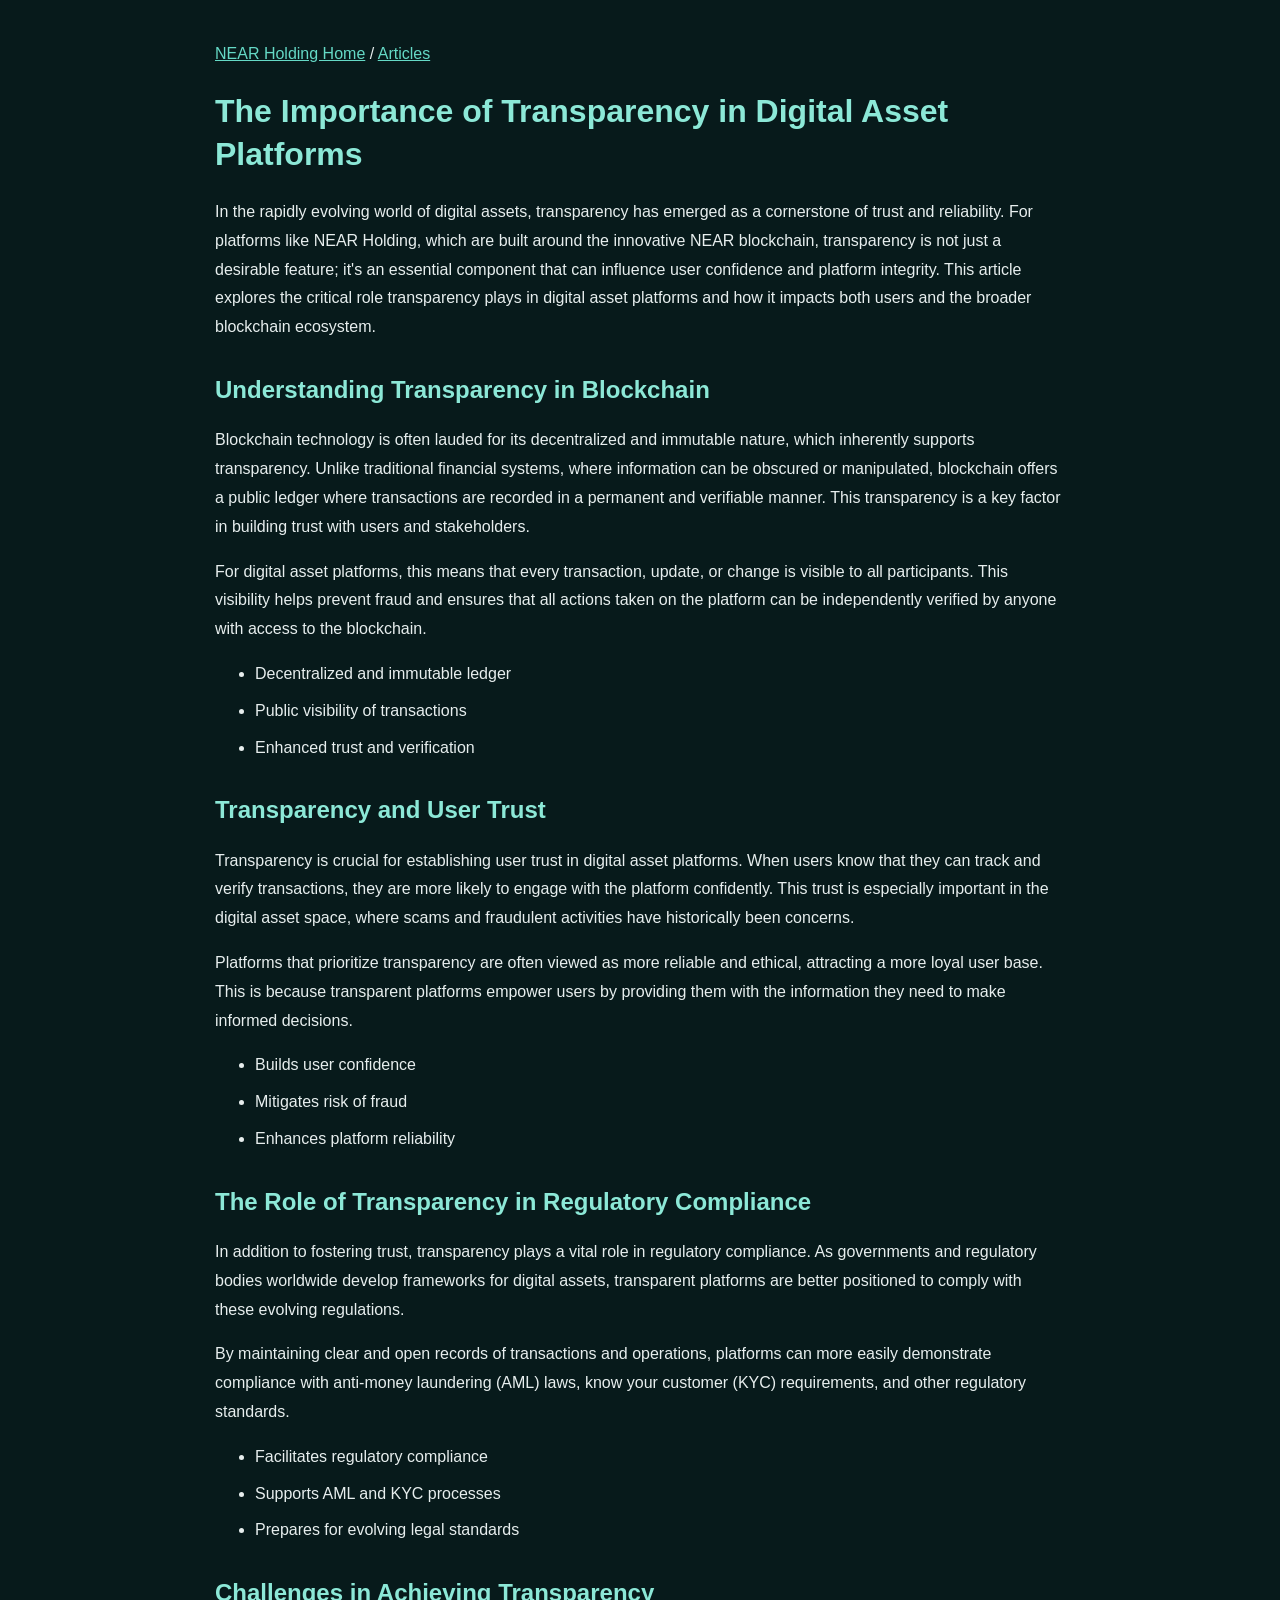
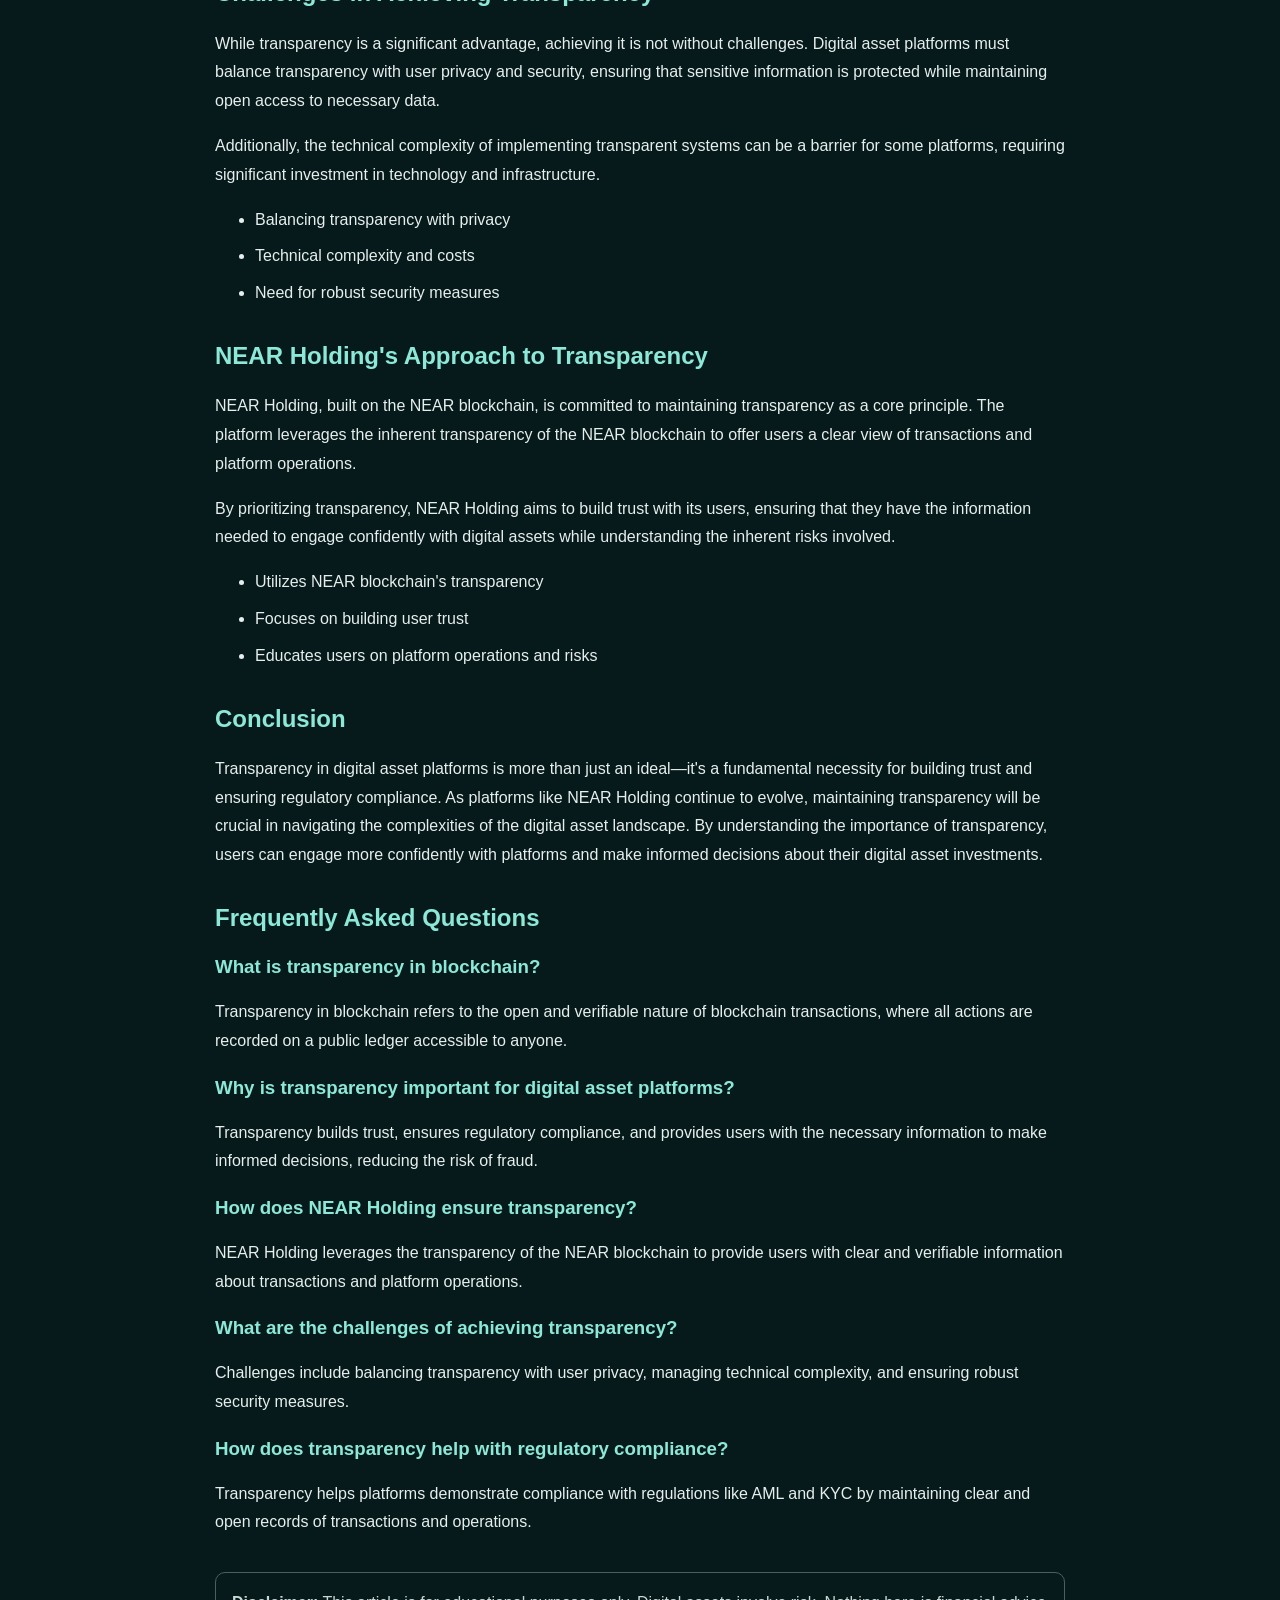
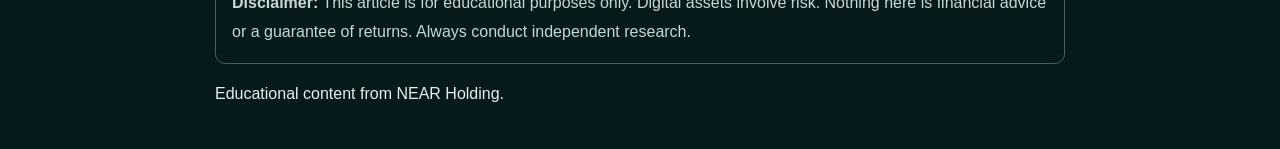
<file: blog/articles/the-importance-of-transparency-in-digital-asset-platforms.html>
<!doctype html>
<html lang="en">
<head>
<meta charset="utf-8">
<meta name="viewport" content="width=device-width, initial-scale=1">
<title>The Importance of Transparency in Digital Asset Platforms | NEAR Holding</title>
<meta name="description" content="Learn why transparency is crucial for digital asset platforms on the NEAR blockchain.">
<meta name="robots" content="index,follow">
<link rel="canonical" href="https://aliendp25-art.github.io/Near-holding-website/blog/articles/the-importance-of-transparency-in-digital-asset-platforms.html">
<meta property="og:type" content="article">
<meta property="og:title" content="The Importance of Transparency in Digital Asset Platforms">
<meta property="og:description" content="Learn why transparency is crucial for digital asset platforms on the NEAR blockchain.">
<meta property="og:url" content="https://aliendp25-art.github.io/Near-holding-website/blog/articles/the-importance-of-transparency-in-digital-asset-platforms.html">
<meta name="twitter:card" content="summary">
<script type="application/ld+json">{"@context": "https://schema.org", "@type": "Article", "headline": "The Importance of Transparency in Digital Asset Platforms", "description": "Learn why transparency is crucial for digital asset platforms on the NEAR blockchain.", "mainEntityOfPage": "https://aliendp25-art.github.io/Near-holding-website/blog/articles/the-importance-of-transparency-in-digital-asset-platforms.html", "author": {"@type": "Organization", "name": "NEAR Holding"}, "publisher": {"@type": "Organization", "name": "NEAR Holding"}, "datePublished": "2026-11-05T12:51:15.148624+00:00"}</script>
<style>
body{max-width:850px;margin:40px auto;padding:0 20px;
font-family:Arial,sans-serif;line-height:1.8;color:#e7eeee;
background:#071a1b}
a{color:#65d9c6}
h1,h2,h3{line-height:1.35;color:#8ce8d7}
section{margin:32px 0}
li{margin:8px 0}
.disclaimer{padding:16px;border:1px solid #49605e;
border-radius:10px;margin-top:35px;color:#c7d7d4}
</style>
</head>
<body>
<nav><a href="https://aliendp25-art.github.io/Near-holding-website/">NEAR Holding Home</a> /
<a href="https://aliendp25-art.github.io/Near-holding-website/blog/">Articles</a></nav>
<main>
<h1>The Importance of Transparency in Digital Asset Platforms</h1><p class='article-intro'>In the rapidly evolving world of digital assets, transparency has emerged as a cornerstone of trust and reliability. For platforms like NEAR Holding, which are built around the innovative NEAR blockchain, transparency is not just a desirable feature; it&#x27;s an essential component that can influence user confidence and platform integrity. This article explores the critical role transparency plays in digital asset platforms and how it impacts both users and the broader blockchain ecosystem.</p><section><h2>Understanding Transparency in Blockchain</h2><p>Blockchain technology is often lauded for its decentralized and immutable nature, which inherently supports transparency. Unlike traditional financial systems, where information can be obscured or manipulated, blockchain offers a public ledger where transactions are recorded in a permanent and verifiable manner. This transparency is a key factor in building trust with users and stakeholders.</p><p>For digital asset platforms, this means that every transaction, update, or change is visible to all participants. This visibility helps prevent fraud and ensures that all actions taken on the platform can be independently verified by anyone with access to the blockchain.</p><ul><li>Decentralized and immutable ledger</li><li>Public visibility of transactions</li><li>Enhanced trust and verification</li></ul></section><section><h2>Transparency and User Trust</h2><p>Transparency is crucial for establishing user trust in digital asset platforms. When users know that they can track and verify transactions, they are more likely to engage with the platform confidently. This trust is especially important in the digital asset space, where scams and fraudulent activities have historically been concerns.</p><p>Platforms that prioritize transparency are often viewed as more reliable and ethical, attracting a more loyal user base. This is because transparent platforms empower users by providing them with the information they need to make informed decisions.</p><ul><li>Builds user confidence</li><li>Mitigates risk of fraud</li><li>Enhances platform reliability</li></ul></section><section><h2>The Role of Transparency in Regulatory Compliance</h2><p>In addition to fostering trust, transparency plays a vital role in regulatory compliance. As governments and regulatory bodies worldwide develop frameworks for digital assets, transparent platforms are better positioned to comply with these evolving regulations.</p><p>By maintaining clear and open records of transactions and operations, platforms can more easily demonstrate compliance with anti-money laundering (AML) laws, know your customer (KYC) requirements, and other regulatory standards.</p><ul><li>Facilitates regulatory compliance</li><li>Supports AML and KYC processes</li><li>Prepares for evolving legal standards</li></ul></section><section><h2>Challenges in Achieving Transparency</h2><p>While transparency is a significant advantage, achieving it is not without challenges. Digital asset platforms must balance transparency with user privacy and security, ensuring that sensitive information is protected while maintaining open access to necessary data.</p><p>Additionally, the technical complexity of implementing transparent systems can be a barrier for some platforms, requiring significant investment in technology and infrastructure.</p><ul><li>Balancing transparency with privacy</li><li>Technical complexity and costs</li><li>Need for robust security measures</li></ul></section><section><h2>NEAR Holding&#x27;s Approach to Transparency</h2><p>NEAR Holding, built on the NEAR blockchain, is committed to maintaining transparency as a core principle. The platform leverages the inherent transparency of the NEAR blockchain to offer users a clear view of transactions and platform operations.</p><p>By prioritizing transparency, NEAR Holding aims to build trust with its users, ensuring that they have the information needed to engage confidently with digital assets while understanding the inherent risks involved.</p><ul><li>Utilizes NEAR blockchain&#x27;s transparency</li><li>Focuses on building user trust</li><li>Educates users on platform operations and risks</li></ul></section><section><h2>Conclusion</h2><p>Transparency in digital asset platforms is more than just an ideal—it&#x27;s a fundamental necessity for building trust and ensuring regulatory compliance. As platforms like NEAR Holding continue to evolve, maintaining transparency will be crucial in navigating the complexities of the digital asset landscape. By understanding the importance of transparency, users can engage more confidently with platforms and make informed decisions about their digital asset investments.</p></section><section><h2>Frequently Asked Questions</h2><h3>What is transparency in blockchain?</h3><p>Transparency in blockchain refers to the open and verifiable nature of blockchain transactions, where all actions are recorded on a public ledger accessible to anyone.</p><h3>Why is transparency important for digital asset platforms?</h3><p>Transparency builds trust, ensures regulatory compliance, and provides users with the necessary information to make informed decisions, reducing the risk of fraud.</p><h3>How does NEAR Holding ensure transparency?</h3><p>NEAR Holding leverages the transparency of the NEAR blockchain to provide users with clear and verifiable information about transactions and platform operations.</p><h3>What are the challenges of achieving transparency?</h3><p>Challenges include balancing transparency with user privacy, managing technical complexity, and ensuring robust security measures.</p><h3>How does transparency help with regulatory compliance?</h3><p>Transparency helps platforms demonstrate compliance with regulations like AML and KYC by maintaining clear and open records of transactions and operations.</p></section>
    <aside class="disclaimer">
    <strong>Disclaimer:</strong>
    This article is for educational purposes only. Digital assets
    involve risk. Nothing here is financial advice or a guarantee
    of returns. Always conduct independent research.
    </aside>
    
</main>
<footer><p>Educational content from NEAR Holding.</p></footer>
</body>
</html>
</file>
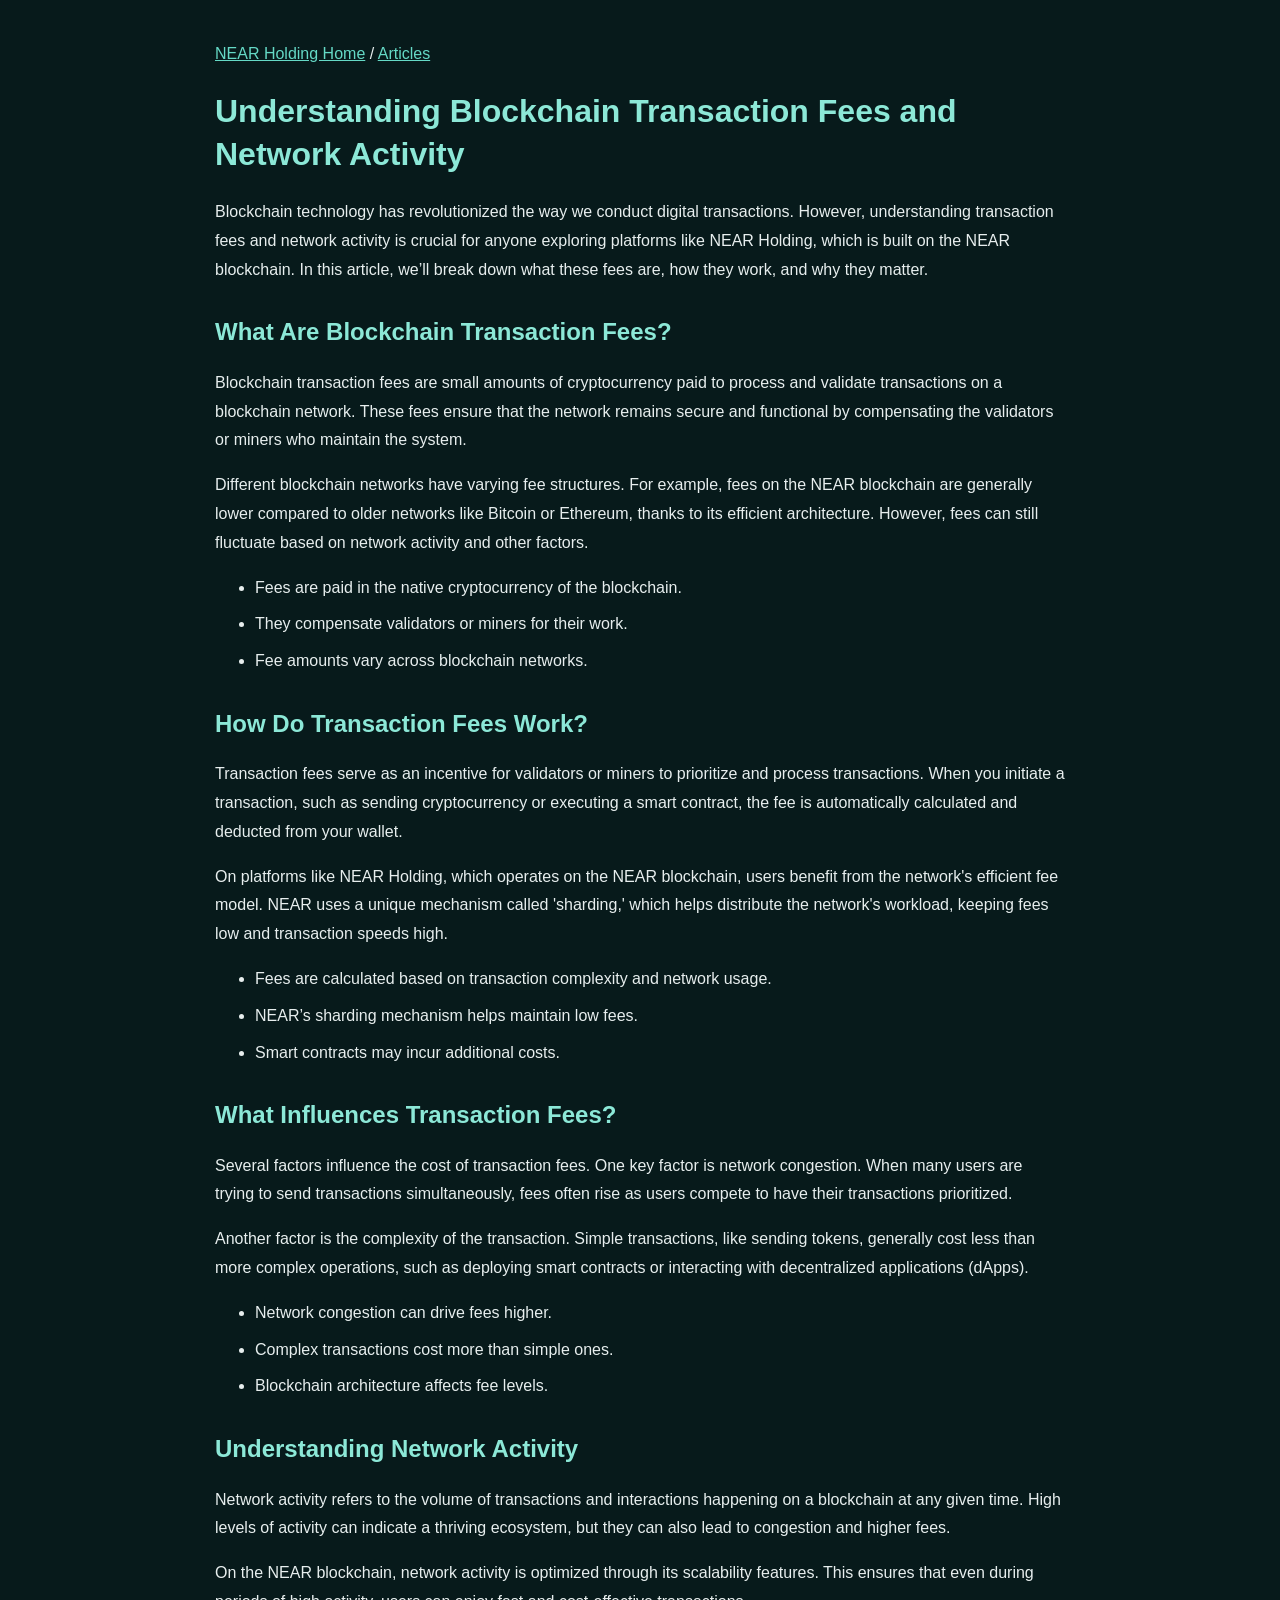
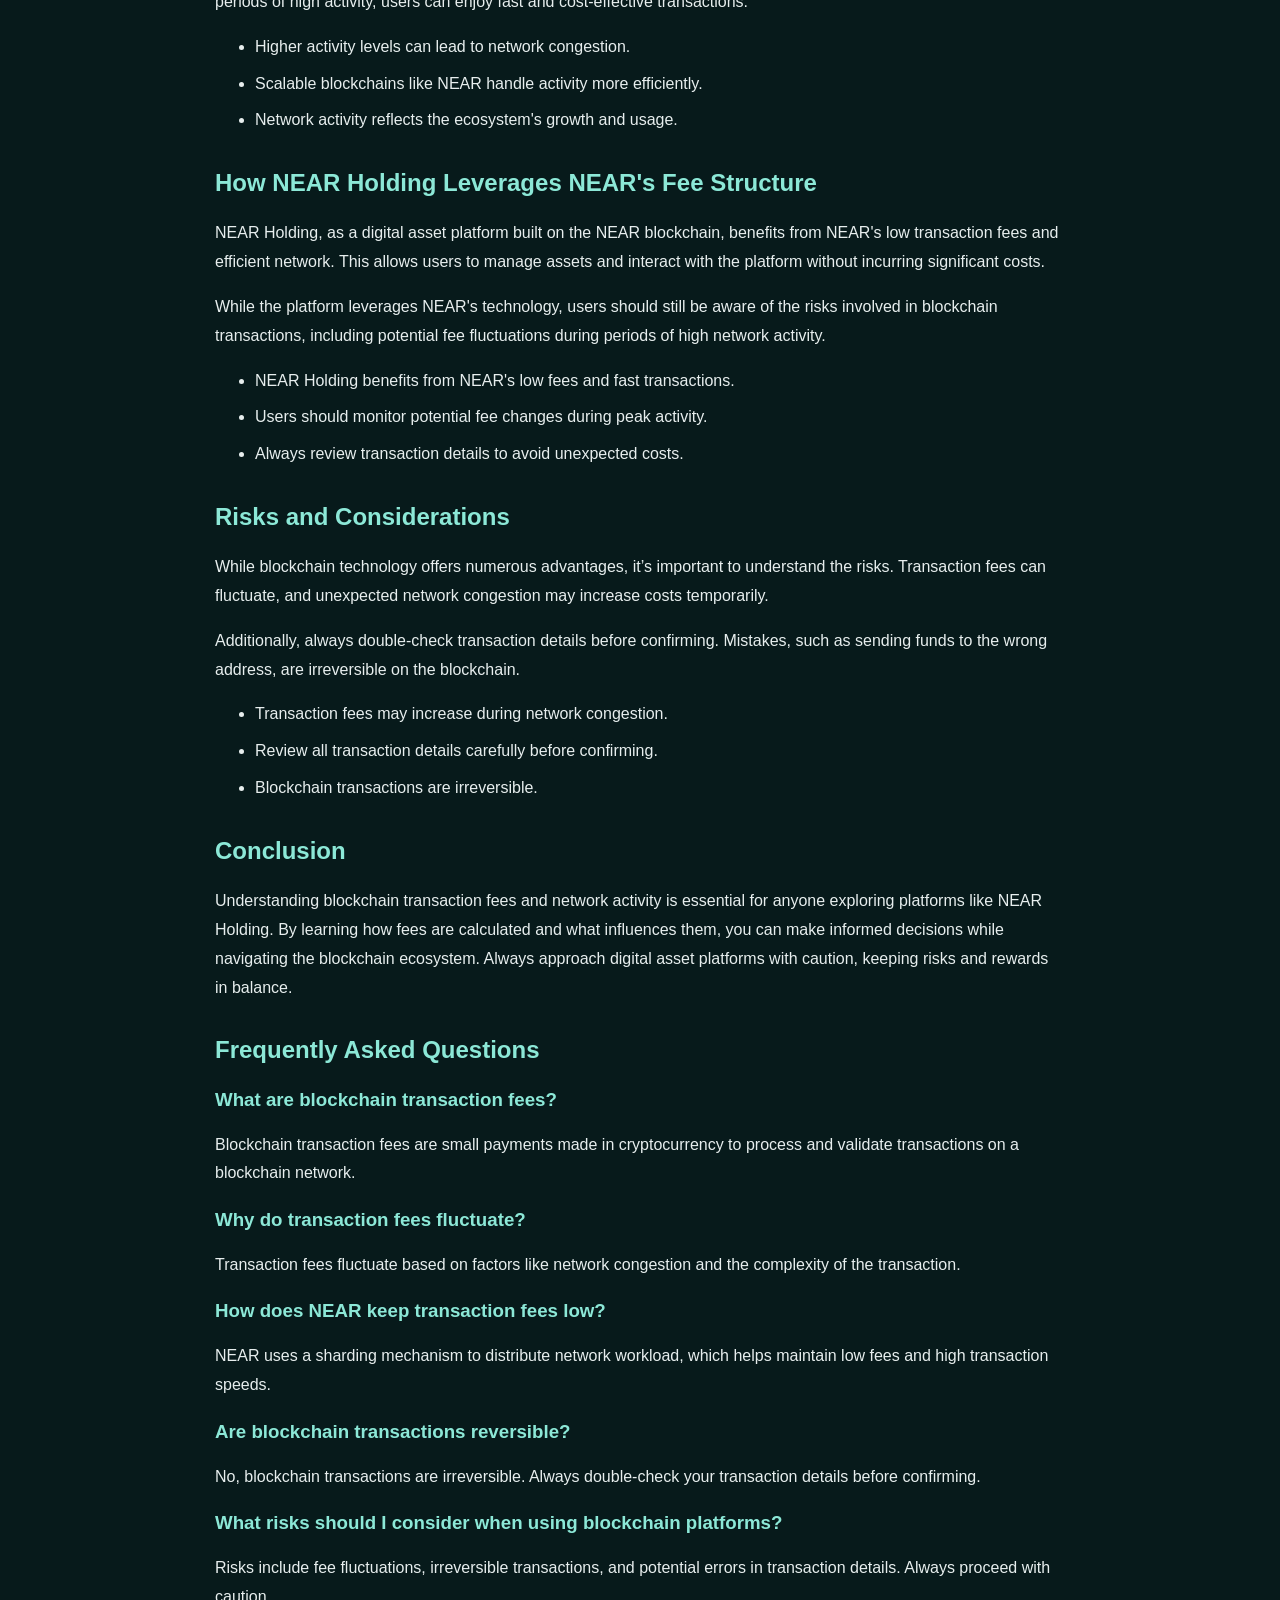
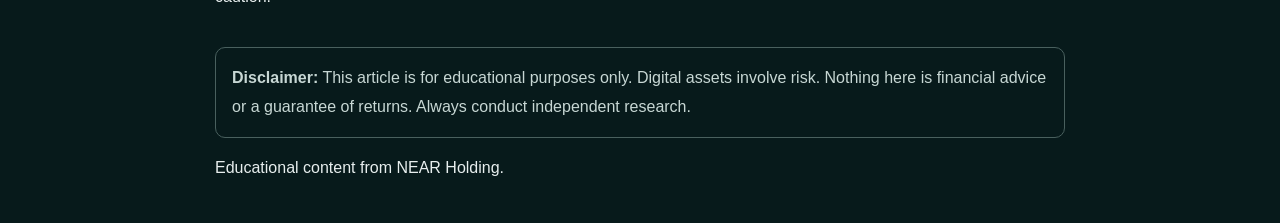
<file: blog/articles/understanding-blockchain-transaction-fees-and-network-activity.html>
<!doctype html>
<html lang="en">
<head>
<meta charset="utf-8">
<meta name="viewport" content="width=device-width, initial-scale=1">
<title>Understanding Blockchain Transaction Fees and Network Activity | NEAR Holding</title>
<meta name="description" content="Learn how blockchain transaction fees and network activity impact digital asset platforms like NEAR Holding.">
<meta name="robots" content="index,follow">
<link rel="canonical" href="https://aliendp25-art.github.io/Near-holding-website/blog/articles/understanding-blockchain-transaction-fees-and-network-activity.html">
<meta property="og:type" content="article">
<meta property="og:title" content="Understanding Blockchain Transaction Fees and Network Activity">
<meta property="og:description" content="Learn how blockchain transaction fees and network activity impact digital asset platforms like NEAR Holding.">
<meta property="og:url" content="https://aliendp25-art.github.io/Near-holding-website/blog/articles/understanding-blockchain-transaction-fees-and-network-activity.html">
<meta name="twitter:card" content="summary">
<script type="application/ld+json">{"@context": "https://schema.org", "@type": "Article", "headline": "Understanding Blockchain Transaction Fees and Network Activity", "description": "Learn how blockchain transaction fees and network activity impact digital asset platforms like NEAR Holding.", "mainEntityOfPage": "https://aliendp25-art.github.io/Near-holding-website/blog/articles/understanding-blockchain-transaction-fees-and-network-activity.html", "author": {"@type": "Organization", "name": "NEAR Holding"}, "publisher": {"@type": "Organization", "name": "NEAR Holding"}, "datePublished": "2026-11-04T07:50:13.750164+00:00"}</script>
<style>
body{max-width:850px;margin:40px auto;padding:0 20px;
font-family:Arial,sans-serif;line-height:1.8;color:#e7eeee;
background:#071a1b}
a{color:#65d9c6}
h1,h2,h3{line-height:1.35;color:#8ce8d7}
section{margin:32px 0}
li{margin:8px 0}
.disclaimer{padding:16px;border:1px solid #49605e;
border-radius:10px;margin-top:35px;color:#c7d7d4}
</style>
</head>
<body>
<nav><a href="https://aliendp25-art.github.io/Near-holding-website/">NEAR Holding Home</a> /
<a href="https://aliendp25-art.github.io/Near-holding-website/blog/">Articles</a></nav>
<main>
<h1>Understanding Blockchain Transaction Fees and Network Activity</h1><p class='article-intro'>Blockchain technology has revolutionized the way we conduct digital transactions. However, understanding transaction fees and network activity is crucial for anyone exploring platforms like NEAR Holding, which is built on the NEAR blockchain. In this article, we’ll break down what these fees are, how they work, and why they matter.</p><section><h2>What Are Blockchain Transaction Fees?</h2><p>Blockchain transaction fees are small amounts of cryptocurrency paid to process and validate transactions on a blockchain network. These fees ensure that the network remains secure and functional by compensating the validators or miners who maintain the system.</p><p>Different blockchain networks have varying fee structures. For example, fees on the NEAR blockchain are generally lower compared to older networks like Bitcoin or Ethereum, thanks to its efficient architecture. However, fees can still fluctuate based on network activity and other factors.</p><ul><li>Fees are paid in the native cryptocurrency of the blockchain.</li><li>They compensate validators or miners for their work.</li><li>Fee amounts vary across blockchain networks.</li></ul></section><section><h2>How Do Transaction Fees Work?</h2><p>Transaction fees serve as an incentive for validators or miners to prioritize and process transactions. When you initiate a transaction, such as sending cryptocurrency or executing a smart contract, the fee is automatically calculated and deducted from your wallet.</p><p>On platforms like NEAR Holding, which operates on the NEAR blockchain, users benefit from the network&#x27;s efficient fee model. NEAR uses a unique mechanism called &#x27;sharding,&#x27; which helps distribute the network&#x27;s workload, keeping fees low and transaction speeds high.</p><ul><li>Fees are calculated based on transaction complexity and network usage.</li><li>NEAR’s sharding mechanism helps maintain low fees.</li><li>Smart contracts may incur additional costs.</li></ul></section><section><h2>What Influences Transaction Fees?</h2><p>Several factors influence the cost of transaction fees. One key factor is network congestion. When many users are trying to send transactions simultaneously, fees often rise as users compete to have their transactions prioritized.</p><p>Another factor is the complexity of the transaction. Simple transactions, like sending tokens, generally cost less than more complex operations, such as deploying smart contracts or interacting with decentralized applications (dApps).</p><ul><li>Network congestion can drive fees higher.</li><li>Complex transactions cost more than simple ones.</li><li>Blockchain architecture affects fee levels.</li></ul></section><section><h2>Understanding Network Activity</h2><p>Network activity refers to the volume of transactions and interactions happening on a blockchain at any given time. High levels of activity can indicate a thriving ecosystem, but they can also lead to congestion and higher fees.</p><p>On the NEAR blockchain, network activity is optimized through its scalability features. This ensures that even during periods of high activity, users can enjoy fast and cost-effective transactions.</p><ul><li>Higher activity levels can lead to network congestion.</li><li>Scalable blockchains like NEAR handle activity more efficiently.</li><li>Network activity reflects the ecosystem&#x27;s growth and usage.</li></ul></section><section><h2>How NEAR Holding Leverages NEAR&#x27;s Fee Structure</h2><p>NEAR Holding, as a digital asset platform built on the NEAR blockchain, benefits from NEAR&#x27;s low transaction fees and efficient network. This allows users to manage assets and interact with the platform without incurring significant costs.</p><p>While the platform leverages NEAR&#x27;s technology, users should still be aware of the risks involved in blockchain transactions, including potential fee fluctuations during periods of high network activity.</p><ul><li>NEAR Holding benefits from NEAR&#x27;s low fees and fast transactions.</li><li>Users should monitor potential fee changes during peak activity.</li><li>Always review transaction details to avoid unexpected costs.</li></ul></section><section><h2>Risks and Considerations</h2><p>While blockchain technology offers numerous advantages, it’s important to understand the risks. Transaction fees can fluctuate, and unexpected network congestion may increase costs temporarily.</p><p>Additionally, always double-check transaction details before confirming. Mistakes, such as sending funds to the wrong address, are irreversible on the blockchain.</p><ul><li>Transaction fees may increase during network congestion.</li><li>Review all transaction details carefully before confirming.</li><li>Blockchain transactions are irreversible.</li></ul></section><section><h2>Conclusion</h2><p>Understanding blockchain transaction fees and network activity is essential for anyone exploring platforms like NEAR Holding. By learning how fees are calculated and what influences them, you can make informed decisions while navigating the blockchain ecosystem. Always approach digital asset platforms with caution, keeping risks and rewards in balance.</p></section><section><h2>Frequently Asked Questions</h2><h3>What are blockchain transaction fees?</h3><p>Blockchain transaction fees are small payments made in cryptocurrency to process and validate transactions on a blockchain network.</p><h3>Why do transaction fees fluctuate?</h3><p>Transaction fees fluctuate based on factors like network congestion and the complexity of the transaction.</p><h3>How does NEAR keep transaction fees low?</h3><p>NEAR uses a sharding mechanism to distribute network workload, which helps maintain low fees and high transaction speeds.</p><h3>Are blockchain transactions reversible?</h3><p>No, blockchain transactions are irreversible. Always double-check your transaction details before confirming.</p><h3>What risks should I consider when using blockchain platforms?</h3><p>Risks include fee fluctuations, irreversible transactions, and potential errors in transaction details. Always proceed with caution.</p></section>
    <aside class="disclaimer">
    <strong>Disclaimer:</strong>
    This article is for educational purposes only. Digital assets
    involve risk. Nothing here is financial advice or a guarantee
    of returns. Always conduct independent research.
    </aside>
    
</main>
<footer><p>Educational content from NEAR Holding.</p></footer>
</body>
</html>
</file>
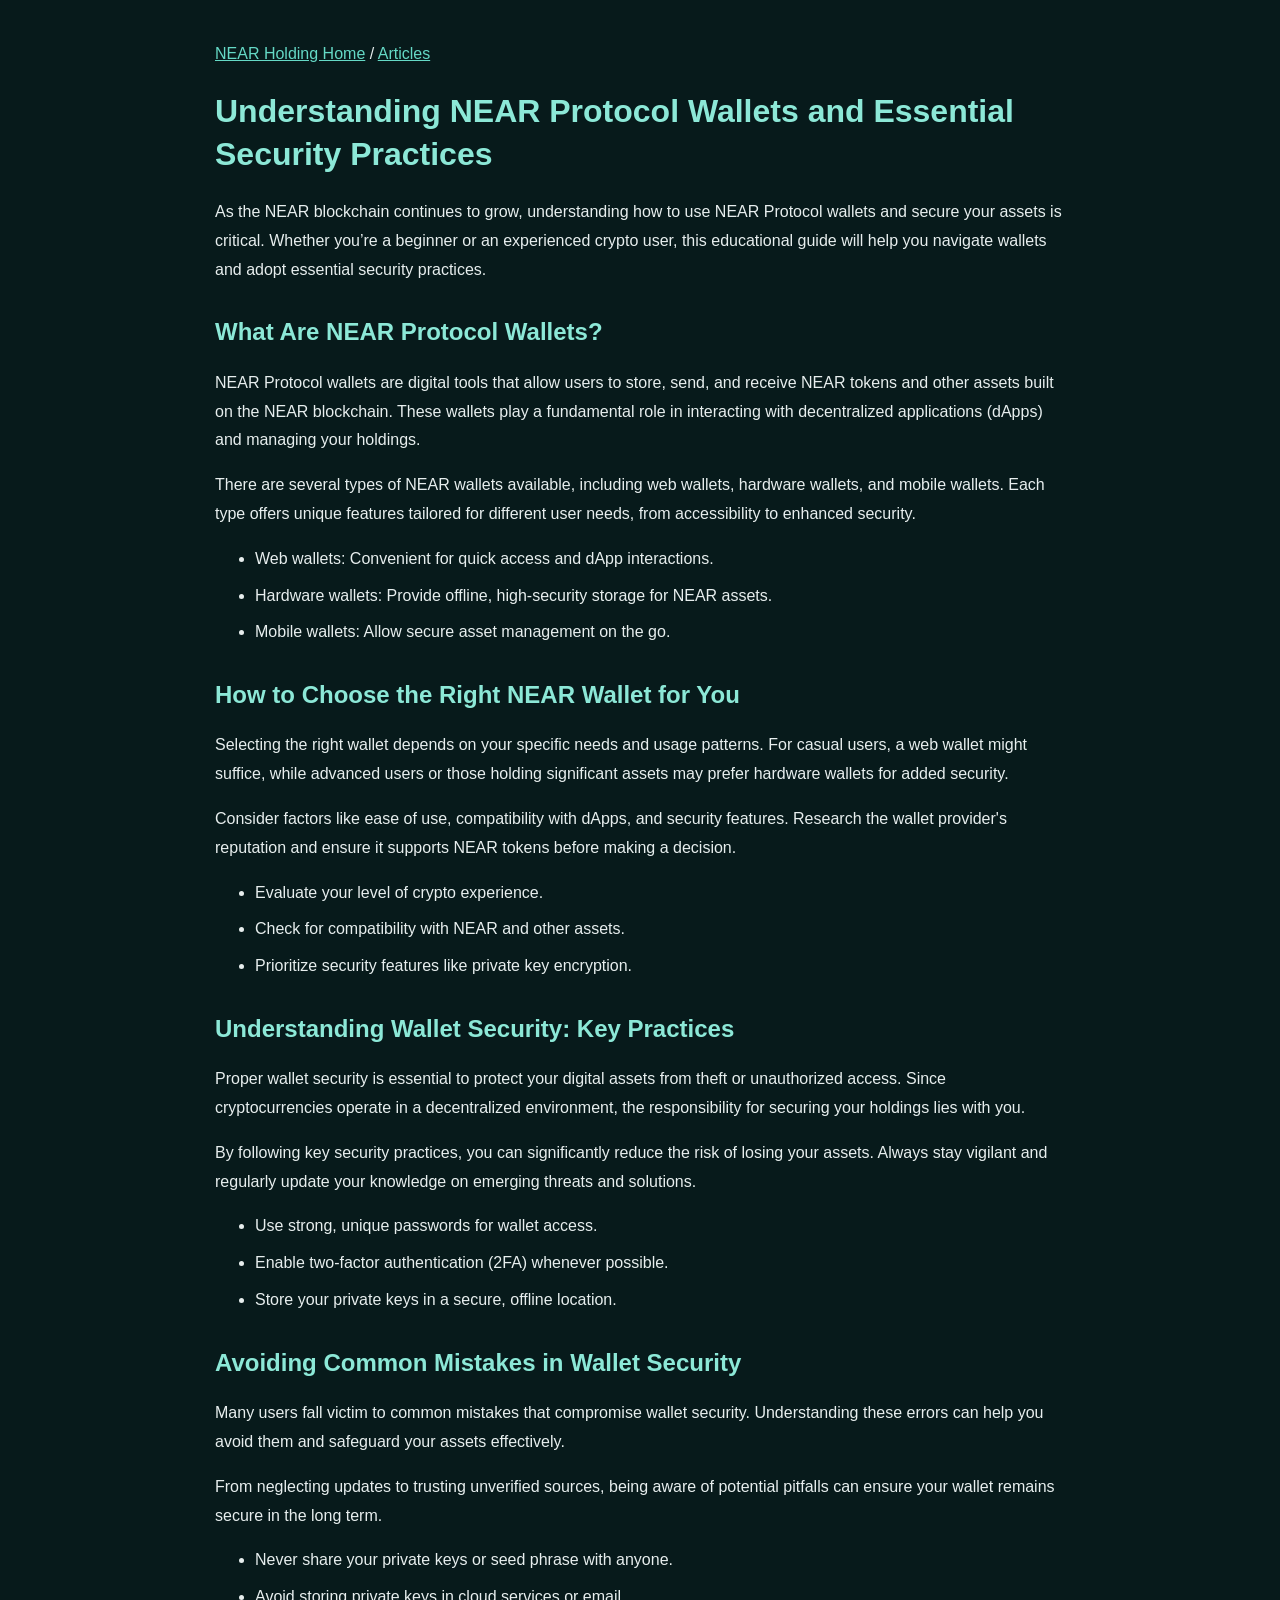
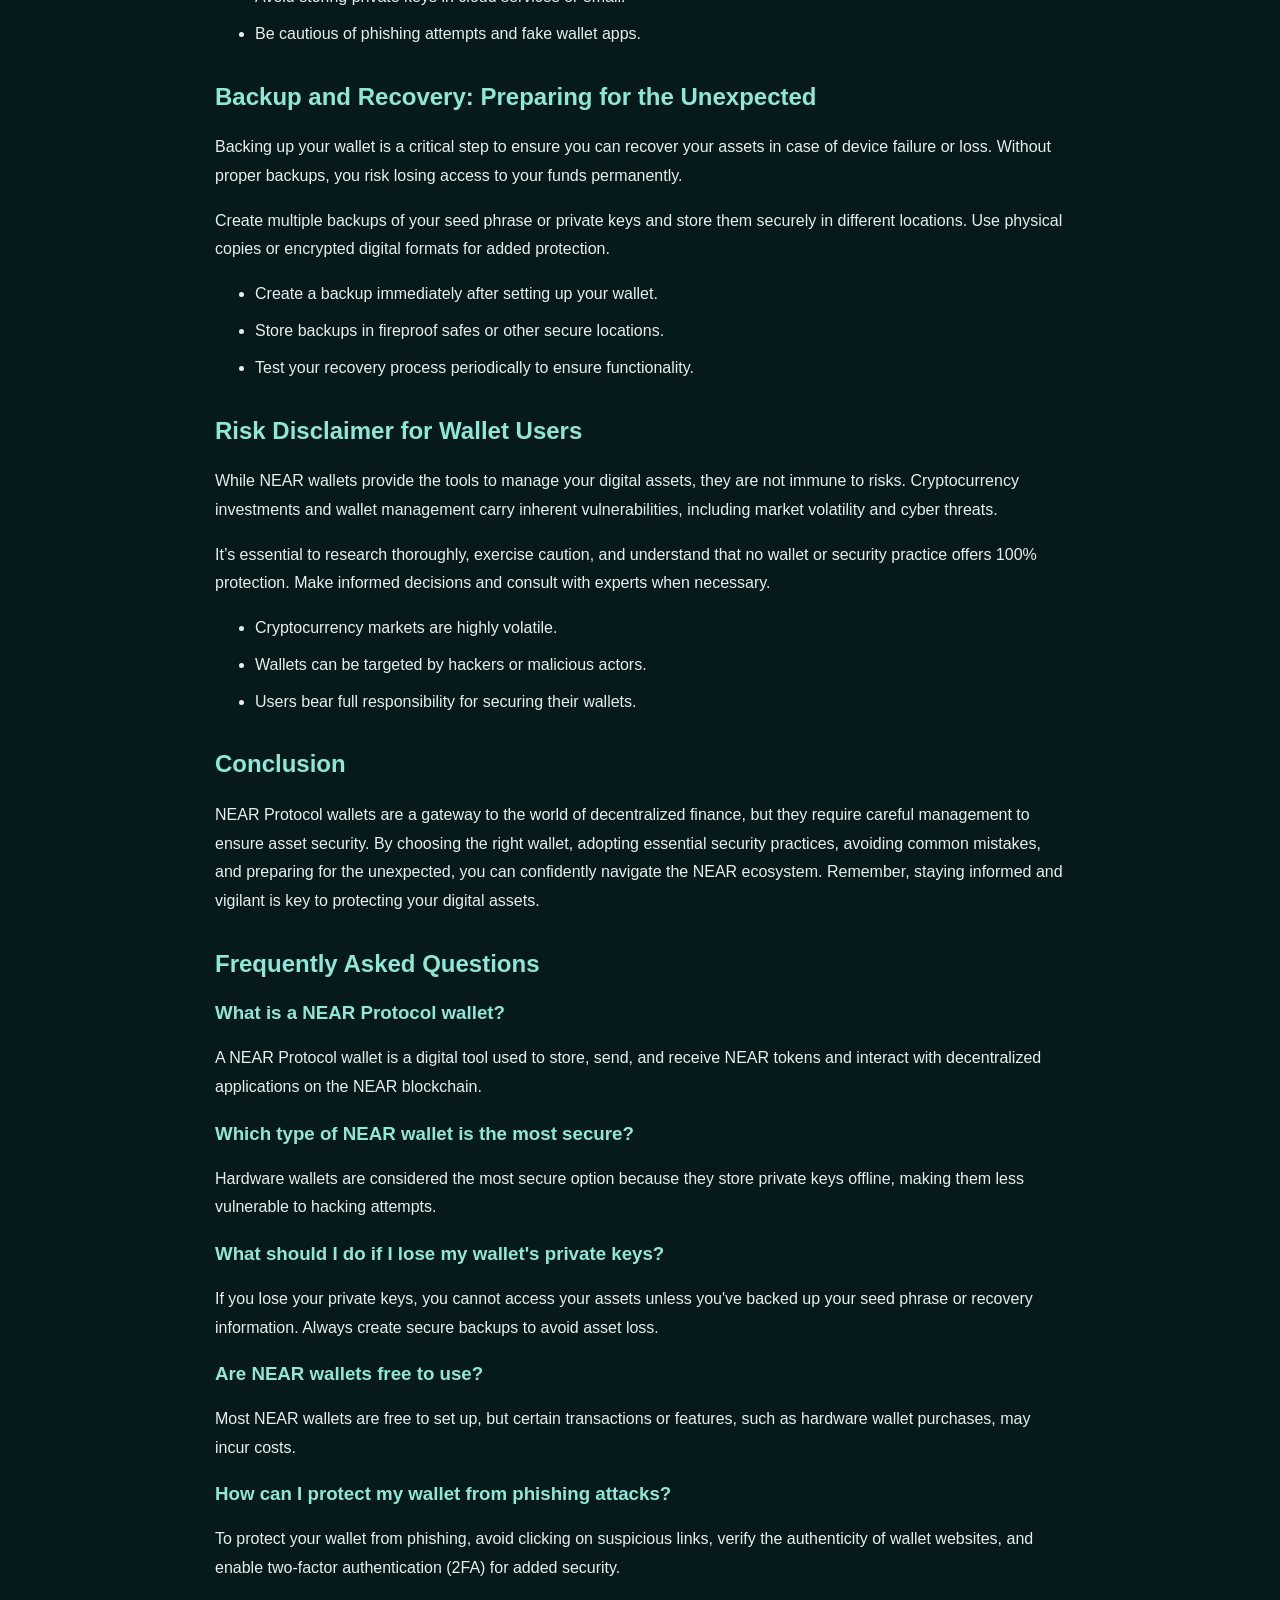
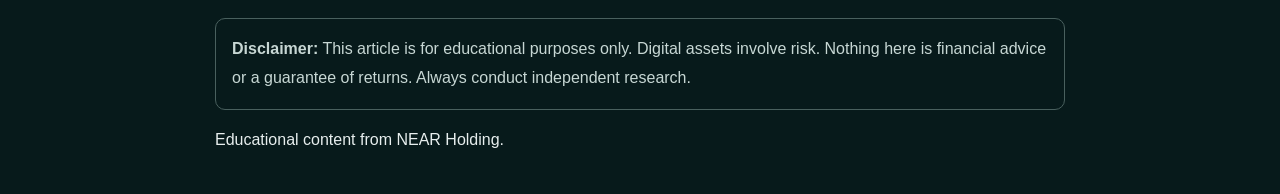
<file: blog/articles/understanding-near-protocol-wallets-and-essential-security-practices.html>
<!doctype html>
<html lang="en">
<head>
<meta charset="utf-8">
<meta name="viewport" content="width=device-width, initial-scale=1">
<title>Understanding NEAR Protocol Wallets and Essential Security Practices | NEAR Holding</title>
<meta name="description" content="Learn about NEAR Protocol wallets and best practices for keeping your digital assets secure.">
<meta name="robots" content="index,follow">
<link rel="canonical" href="https://aliendp25-art.github.io/Near-holding-website/blog/articles/understanding-near-protocol-wallets-and-essential-security-practices.html">
<meta property="og:type" content="article">
<meta property="og:title" content="Understanding NEAR Protocol Wallets and Essential Security Practices">
<meta property="og:description" content="Learn about NEAR Protocol wallets and best practices for keeping your digital assets secure.">
<meta property="og:url" content="https://aliendp25-art.github.io/Near-holding-website/blog/articles/understanding-near-protocol-wallets-and-essential-security-practices.html">
<meta name="twitter:card" content="summary">
<script type="application/ld+json">{"@context": "https://schema.org", "@type": "Article", "headline": "Understanding NEAR Protocol Wallets and Essential Security Practices", "description": "Learn about NEAR Protocol wallets and best practices for keeping your digital assets secure.", "mainEntityOfPage": "https://aliendp25-art.github.io/Near-holding-website/blog/articles/understanding-near-protocol-wallets-and-essential-security-practices.html", "author": {"@type": "Organization", "name": "NEAR Holding"}, "publisher": {"@type": "Organization", "name": "NEAR Holding"}, "datePublished": "2026-11-03T19:22:11.263064+00:00"}</script>
<style>
body{max-width:850px;margin:40px auto;padding:0 20px;
font-family:Arial,sans-serif;line-height:1.8;color:#e7eeee;
background:#071a1b}
a{color:#65d9c6}
h1,h2,h3{line-height:1.35;color:#8ce8d7}
section{margin:32px 0}
li{margin:8px 0}
.disclaimer{padding:16px;border:1px solid #49605e;
border-radius:10px;margin-top:35px;color:#c7d7d4}
</style>
</head>
<body>
<nav><a href="https://aliendp25-art.github.io/Near-holding-website/">NEAR Holding Home</a> /
<a href="https://aliendp25-art.github.io/Near-holding-website/blog/">Articles</a></nav>
<main>
<h1>Understanding NEAR Protocol Wallets and Essential Security Practices</h1><p class='article-intro'>As the NEAR blockchain continues to grow, understanding how to use NEAR Protocol wallets and secure your assets is critical. Whether you’re a beginner or an experienced crypto user, this educational guide will help you navigate wallets and adopt essential security practices.</p><section><h2>What Are NEAR Protocol Wallets?</h2><p>NEAR Protocol wallets are digital tools that allow users to store, send, and receive NEAR tokens and other assets built on the NEAR blockchain. These wallets play a fundamental role in interacting with decentralized applications (dApps) and managing your holdings.</p><p>There are several types of NEAR wallets available, including web wallets, hardware wallets, and mobile wallets. Each type offers unique features tailored for different user needs, from accessibility to enhanced security.</p><ul><li>Web wallets: Convenient for quick access and dApp interactions.</li><li>Hardware wallets: Provide offline, high-security storage for NEAR assets.</li><li>Mobile wallets: Allow secure asset management on the go.</li></ul></section><section><h2>How to Choose the Right NEAR Wallet for You</h2><p>Selecting the right wallet depends on your specific needs and usage patterns. For casual users, a web wallet might suffice, while advanced users or those holding significant assets may prefer hardware wallets for added security.</p><p>Consider factors like ease of use, compatibility with dApps, and security features. Research the wallet provider&#x27;s reputation and ensure it supports NEAR tokens before making a decision.</p><ul><li>Evaluate your level of crypto experience.</li><li>Check for compatibility with NEAR and other assets.</li><li>Prioritize security features like private key encryption.</li></ul></section><section><h2>Understanding Wallet Security: Key Practices</h2><p>Proper wallet security is essential to protect your digital assets from theft or unauthorized access. Since cryptocurrencies operate in a decentralized environment, the responsibility for securing your holdings lies with you.</p><p>By following key security practices, you can significantly reduce the risk of losing your assets. Always stay vigilant and regularly update your knowledge on emerging threats and solutions.</p><ul><li>Use strong, unique passwords for wallet access.</li><li>Enable two-factor authentication (2FA) whenever possible.</li><li>Store your private keys in a secure, offline location.</li></ul></section><section><h2>Avoiding Common Mistakes in Wallet Security</h2><p>Many users fall victim to common mistakes that compromise wallet security. Understanding these errors can help you avoid them and safeguard your assets effectively.</p><p>From neglecting updates to trusting unverified sources, being aware of potential pitfalls can ensure your wallet remains secure in the long term.</p><ul><li>Never share your private keys or seed phrase with anyone.</li><li>Avoid storing private keys in cloud services or email.</li><li>Be cautious of phishing attempts and fake wallet apps.</li></ul></section><section><h2>Backup and Recovery: Preparing for the Unexpected</h2><p>Backing up your wallet is a critical step to ensure you can recover your assets in case of device failure or loss. Without proper backups, you risk losing access to your funds permanently.</p><p>Create multiple backups of your seed phrase or private keys and store them securely in different locations. Use physical copies or encrypted digital formats for added protection.</p><ul><li>Create a backup immediately after setting up your wallet.</li><li>Store backups in fireproof safes or other secure locations.</li><li>Test your recovery process periodically to ensure functionality.</li></ul></section><section><h2>Risk Disclaimer for Wallet Users</h2><p>While NEAR wallets provide the tools to manage your digital assets, they are not immune to risks. Cryptocurrency investments and wallet management carry inherent vulnerabilities, including market volatility and cyber threats.</p><p>It’s essential to research thoroughly, exercise caution, and understand that no wallet or security practice offers 100% protection. Make informed decisions and consult with experts when necessary.</p><ul><li>Cryptocurrency markets are highly volatile.</li><li>Wallets can be targeted by hackers or malicious actors.</li><li>Users bear full responsibility for securing their wallets.</li></ul></section><section><h2>Conclusion</h2><p>NEAR Protocol wallets are a gateway to the world of decentralized finance, but they require careful management to ensure asset security. By choosing the right wallet, adopting essential security practices, avoiding common mistakes, and preparing for the unexpected, you can confidently navigate the NEAR ecosystem. Remember, staying informed and vigilant is key to protecting your digital assets.</p></section><section><h2>Frequently Asked Questions</h2><h3>What is a NEAR Protocol wallet?</h3><p>A NEAR Protocol wallet is a digital tool used to store, send, and receive NEAR tokens and interact with decentralized applications on the NEAR blockchain.</p><h3>Which type of NEAR wallet is the most secure?</h3><p>Hardware wallets are considered the most secure option because they store private keys offline, making them less vulnerable to hacking attempts.</p><h3>What should I do if I lose my wallet&#x27;s private keys?</h3><p>If you lose your private keys, you cannot access your assets unless you&#x27;ve backed up your seed phrase or recovery information. Always create secure backups to avoid asset loss.</p><h3>Are NEAR wallets free to use?</h3><p>Most NEAR wallets are free to set up, but certain transactions or features, such as hardware wallet purchases, may incur costs.</p><h3>How can I protect my wallet from phishing attacks?</h3><p>To protect your wallet from phishing, avoid clicking on suspicious links, verify the authenticity of wallet websites, and enable two-factor authentication (2FA) for added security.</p></section>
    <aside class="disclaimer">
    <strong>Disclaimer:</strong>
    This article is for educational purposes only. Digital assets
    involve risk. Nothing here is financial advice or a guarantee
    of returns. Always conduct independent research.
    </aside>
    
</main>
<footer><p>Educational content from NEAR Holding.</p></footer>
</body>
</html>
</file>
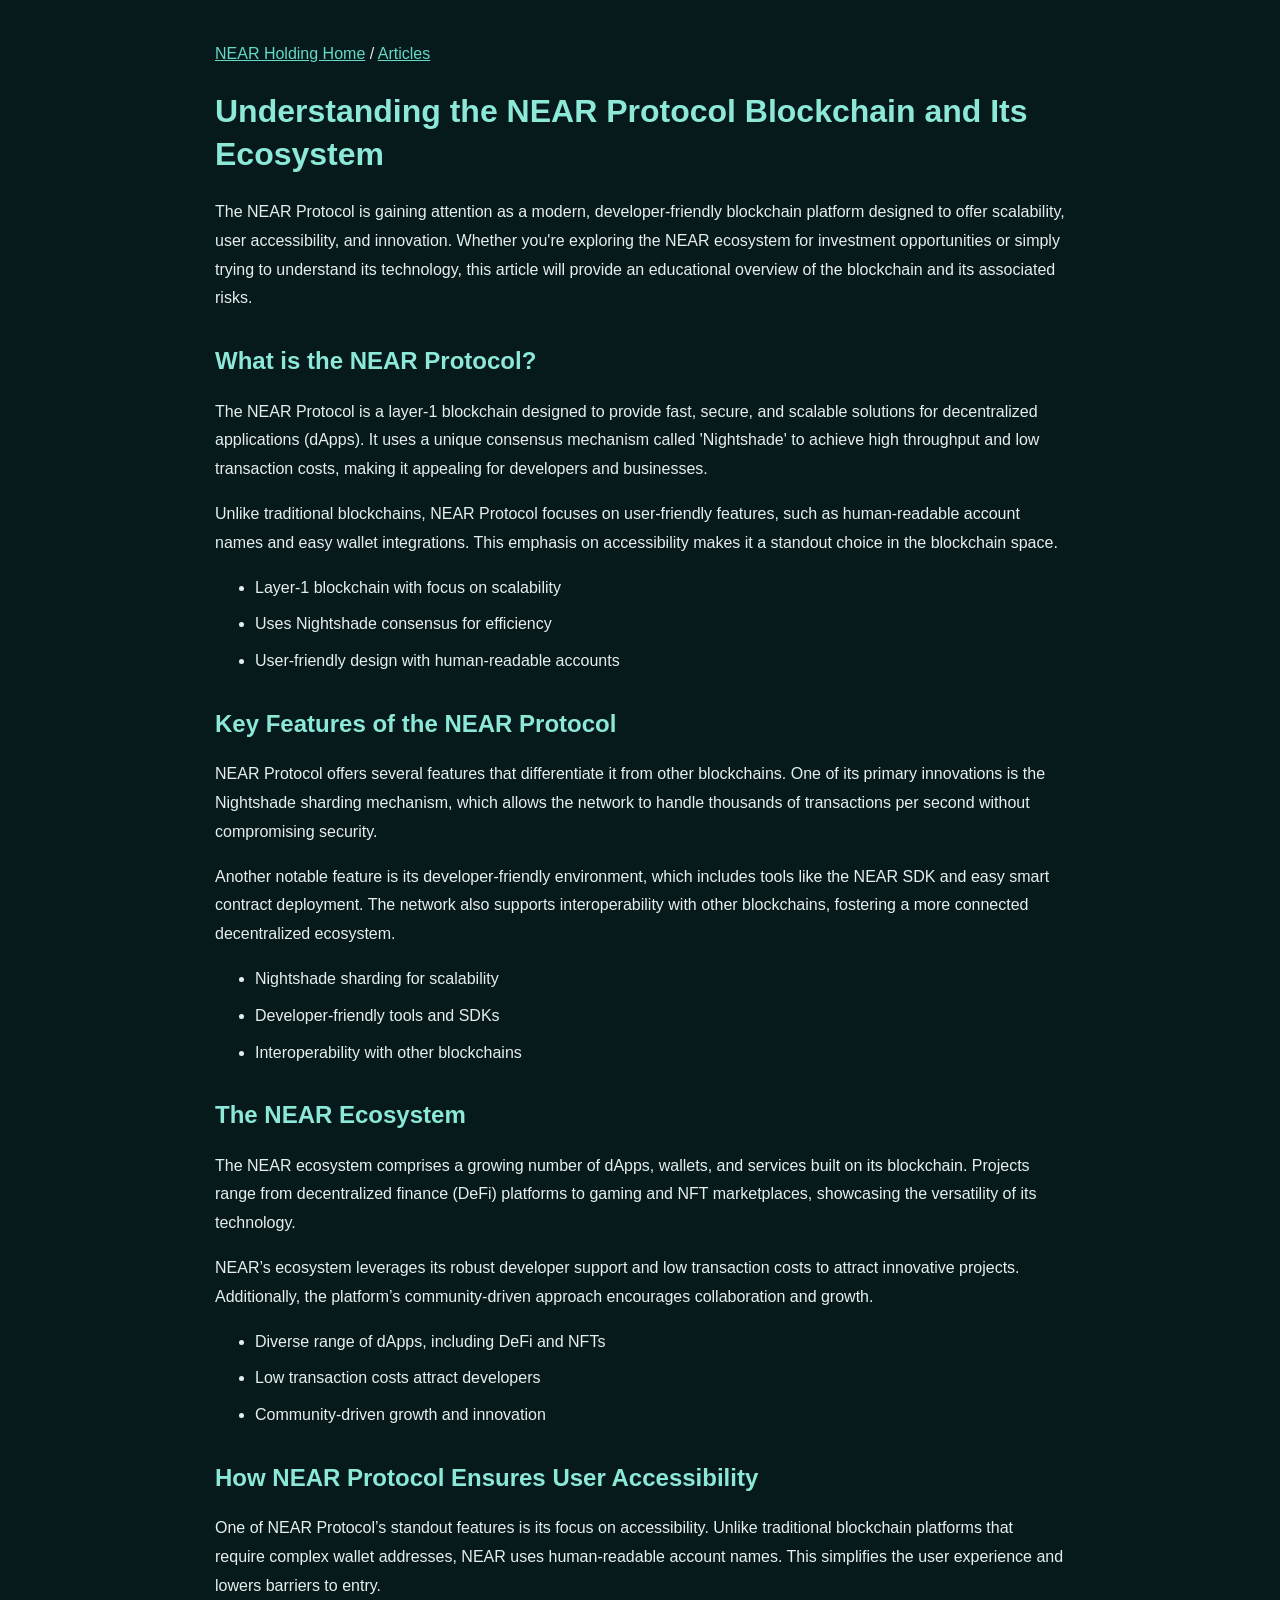
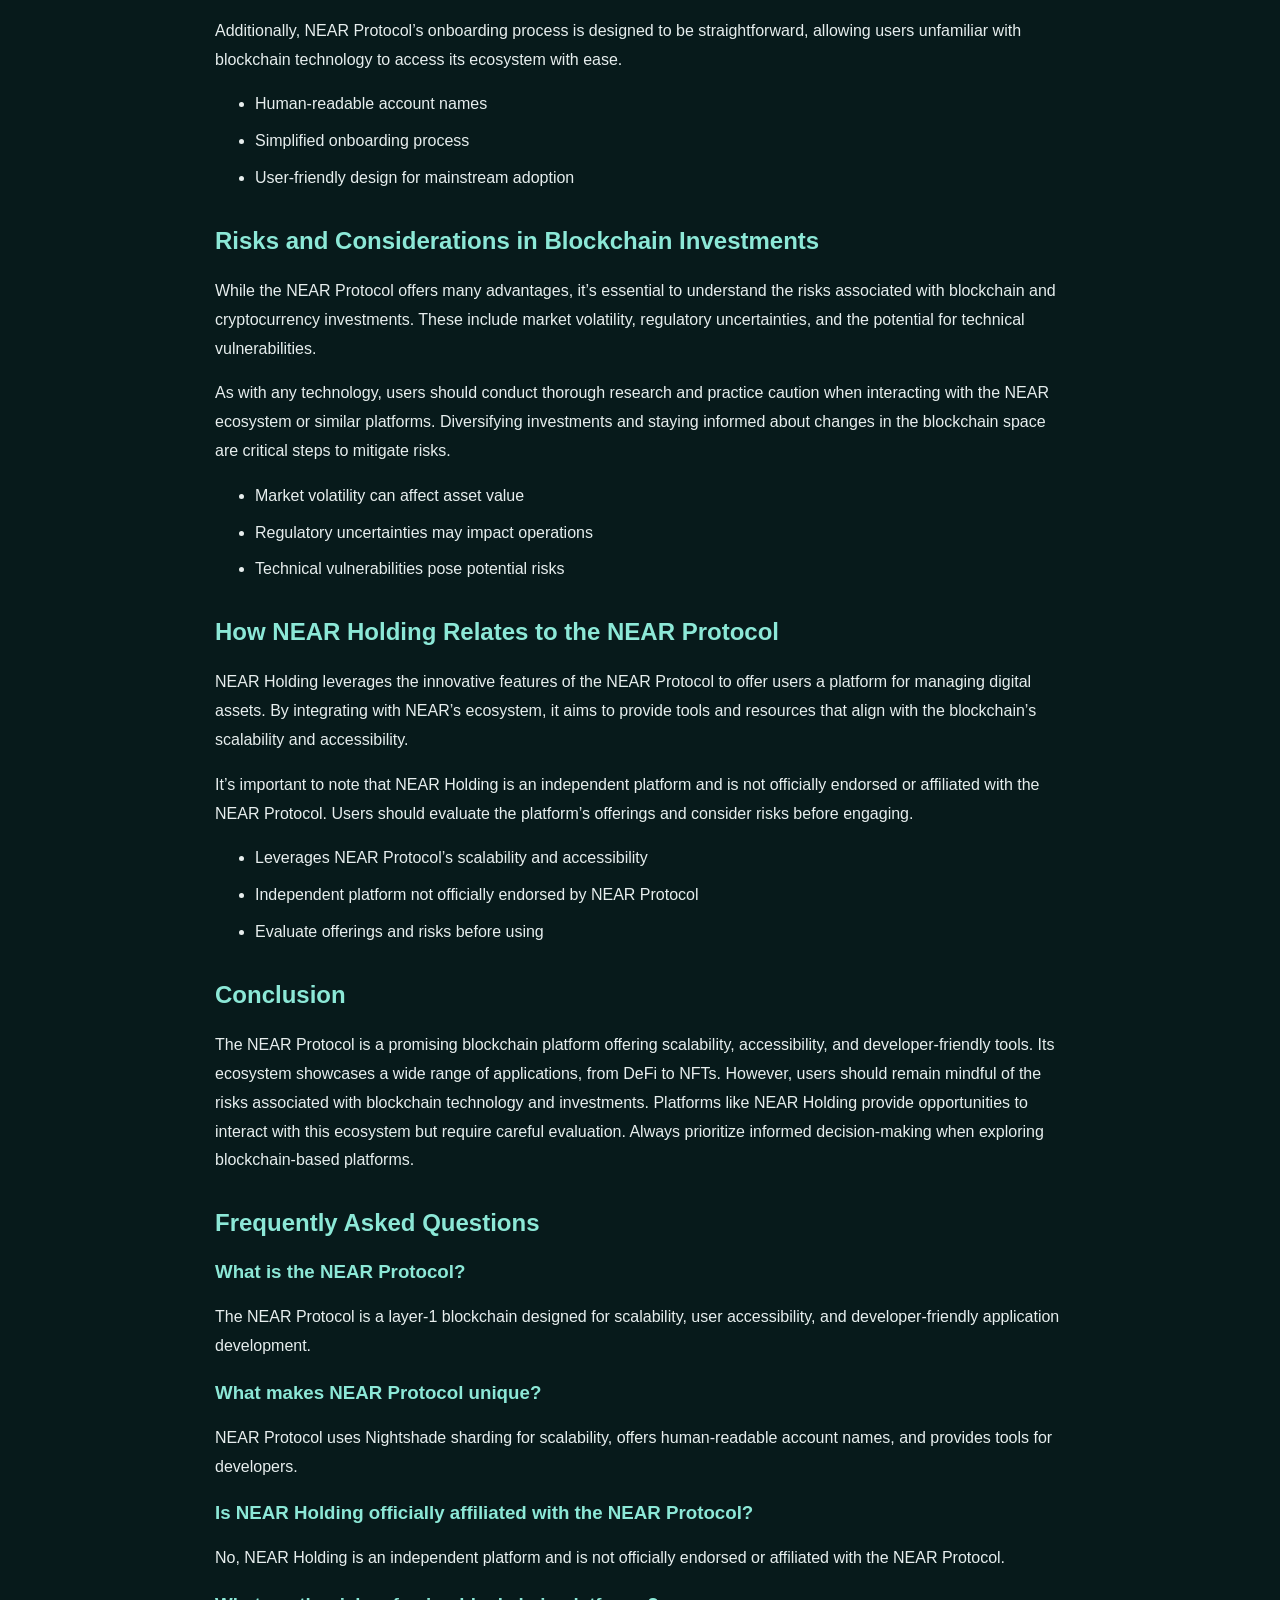
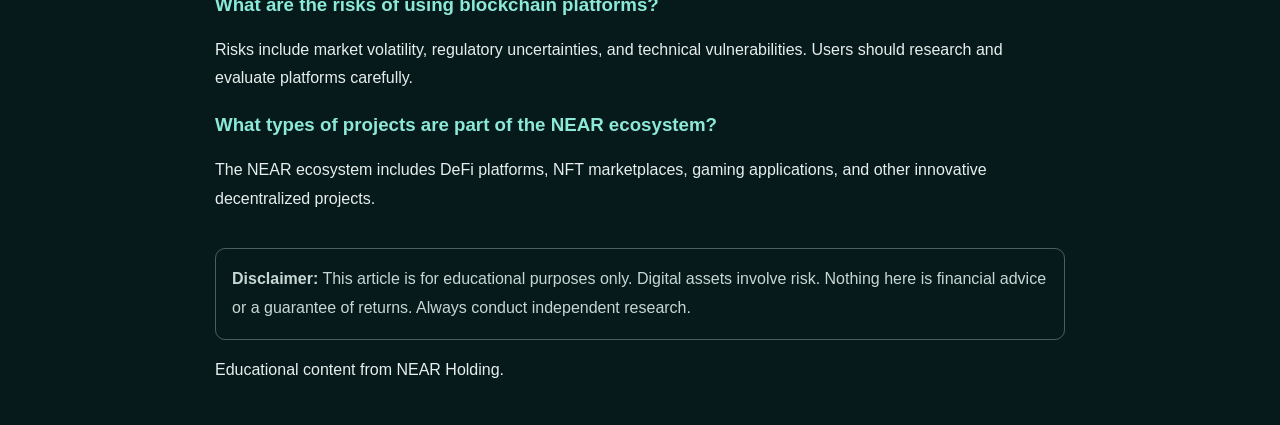
<file: blog/articles/understanding-the-near-protocol-blockchain-and-its-ecosystem.html>
<!doctype html>
<html lang="en">
<head>
<meta charset="utf-8">
<meta name="viewport" content="width=device-width, initial-scale=1">
<title>Understanding the NEAR Protocol Blockchain and Its Ecosystem | NEAR Holding</title>
<meta name="description" content="Learn about the NEAR Protocol blockchain, its features, ecosystem, and associated risks.">
<meta name="robots" content="index,follow">
<link rel="canonical" href="https://aliendp25-art.github.io/Near-holding-website/blog/articles/understanding-the-near-protocol-blockchain-and-its-ecosystem.html">
<meta property="og:type" content="article">
<meta property="og:title" content="Understanding the NEAR Protocol Blockchain and Its Ecosystem">
<meta property="og:description" content="Learn about the NEAR Protocol blockchain, its features, ecosystem, and associated risks.">
<meta property="og:url" content="https://aliendp25-art.github.io/Near-holding-website/blog/articles/understanding-the-near-protocol-blockchain-and-its-ecosystem.html">
<meta name="twitter:card" content="summary">
<script type="application/ld+json">{"@context": "https://schema.org", "@type": "Article", "headline": "Understanding the NEAR Protocol Blockchain and Its Ecosystem", "description": "Learn about the NEAR Protocol blockchain, its features, ecosystem, and associated risks.", "mainEntityOfPage": "https://aliendp25-art.github.io/Near-holding-website/blog/articles/understanding-the-near-protocol-blockchain-and-its-ecosystem.html", "author": {"@type": "Organization", "name": "NEAR Holding"}, "publisher": {"@type": "Organization", "name": "NEAR Holding"}, "datePublished": "2026-11-01T15:45:06.529708+00:00"}</script>
<style>
body{max-width:850px;margin:40px auto;padding:0 20px;
font-family:Arial,sans-serif;line-height:1.8;color:#e7eeee;
background:#071a1b}
a{color:#65d9c6}
h1,h2,h3{line-height:1.35;color:#8ce8d7}
section{margin:32px 0}
li{margin:8px 0}
.disclaimer{padding:16px;border:1px solid #49605e;
border-radius:10px;margin-top:35px;color:#c7d7d4}
</style>
</head>
<body>
<nav><a href="https://aliendp25-art.github.io/Near-holding-website/">NEAR Holding Home</a> /
<a href="https://aliendp25-art.github.io/Near-holding-website/blog/">Articles</a></nav>
<main>
<h1>Understanding the NEAR Protocol Blockchain and Its Ecosystem</h1><p class='article-intro'>The NEAR Protocol is gaining attention as a modern, developer-friendly blockchain platform designed to offer scalability, user accessibility, and innovation. Whether you&#x27;re exploring the NEAR ecosystem for investment opportunities or simply trying to understand its technology, this article will provide an educational overview of the blockchain and its associated risks.</p><section><h2>What is the NEAR Protocol?</h2><p>The NEAR Protocol is a layer-1 blockchain designed to provide fast, secure, and scalable solutions for decentralized applications (dApps). It uses a unique consensus mechanism called &#x27;Nightshade&#x27; to achieve high throughput and low transaction costs, making it appealing for developers and businesses.</p><p>Unlike traditional blockchains, NEAR Protocol focuses on user-friendly features, such as human-readable account names and easy wallet integrations. This emphasis on accessibility makes it a standout choice in the blockchain space.</p><ul><li>Layer-1 blockchain with focus on scalability</li><li>Uses Nightshade consensus for efficiency</li><li>User-friendly design with human-readable accounts</li></ul></section><section><h2>Key Features of the NEAR Protocol</h2><p>NEAR Protocol offers several features that differentiate it from other blockchains. One of its primary innovations is the Nightshade sharding mechanism, which allows the network to handle thousands of transactions per second without compromising security.</p><p>Another notable feature is its developer-friendly environment, which includes tools like the NEAR SDK and easy smart contract deployment. The network also supports interoperability with other blockchains, fostering a more connected decentralized ecosystem.</p><ul><li>Nightshade sharding for scalability</li><li>Developer-friendly tools and SDKs</li><li>Interoperability with other blockchains</li></ul></section><section><h2>The NEAR Ecosystem</h2><p>The NEAR ecosystem comprises a growing number of dApps, wallets, and services built on its blockchain. Projects range from decentralized finance (DeFi) platforms to gaming and NFT marketplaces, showcasing the versatility of its technology.</p><p>NEAR’s ecosystem leverages its robust developer support and low transaction costs to attract innovative projects. Additionally, the platform’s community-driven approach encourages collaboration and growth.</p><ul><li>Diverse range of dApps, including DeFi and NFTs</li><li>Low transaction costs attract developers</li><li>Community-driven growth and innovation</li></ul></section><section><h2>How NEAR Protocol Ensures User Accessibility</h2><p>One of NEAR Protocol’s standout features is its focus on accessibility. Unlike traditional blockchain platforms that require complex wallet addresses, NEAR uses human-readable account names. This simplifies the user experience and lowers barriers to entry.</p><p>Additionally, NEAR Protocol’s onboarding process is designed to be straightforward, allowing users unfamiliar with blockchain technology to access its ecosystem with ease.</p><ul><li>Human-readable account names</li><li>Simplified onboarding process</li><li>User-friendly design for mainstream adoption</li></ul></section><section><h2>Risks and Considerations in Blockchain Investments</h2><p>While the NEAR Protocol offers many advantages, it’s essential to understand the risks associated with blockchain and cryptocurrency investments. These include market volatility, regulatory uncertainties, and the potential for technical vulnerabilities.</p><p>As with any technology, users should conduct thorough research and practice caution when interacting with the NEAR ecosystem or similar platforms. Diversifying investments and staying informed about changes in the blockchain space are critical steps to mitigate risks.</p><ul><li>Market volatility can affect asset value</li><li>Regulatory uncertainties may impact operations</li><li>Technical vulnerabilities pose potential risks</li></ul></section><section><h2>How NEAR Holding Relates to the NEAR Protocol</h2><p>NEAR Holding leverages the innovative features of the NEAR Protocol to offer users a platform for managing digital assets. By integrating with NEAR’s ecosystem, it aims to provide tools and resources that align with the blockchain’s scalability and accessibility.</p><p>It’s important to note that NEAR Holding is an independent platform and is not officially endorsed or affiliated with the NEAR Protocol. Users should evaluate the platform’s offerings and consider risks before engaging.</p><ul><li>Leverages NEAR Protocol’s scalability and accessibility</li><li>Independent platform not officially endorsed by NEAR Protocol</li><li>Evaluate offerings and risks before using</li></ul></section><section><h2>Conclusion</h2><p>The NEAR Protocol is a promising blockchain platform offering scalability, accessibility, and developer-friendly tools. Its ecosystem showcases a wide range of applications, from DeFi to NFTs. However, users should remain mindful of the risks associated with blockchain technology and investments. Platforms like NEAR Holding provide opportunities to interact with this ecosystem but require careful evaluation. Always prioritize informed decision-making when exploring blockchain-based platforms.</p></section><section><h2>Frequently Asked Questions</h2><h3>What is the NEAR Protocol?</h3><p>The NEAR Protocol is a layer-1 blockchain designed for scalability, user accessibility, and developer-friendly application development.</p><h3>What makes NEAR Protocol unique?</h3><p>NEAR Protocol uses Nightshade sharding for scalability, offers human-readable account names, and provides tools for developers.</p><h3>Is NEAR Holding officially affiliated with the NEAR Protocol?</h3><p>No, NEAR Holding is an independent platform and is not officially endorsed or affiliated with the NEAR Protocol.</p><h3>What are the risks of using blockchain platforms?</h3><p>Risks include market volatility, regulatory uncertainties, and technical vulnerabilities. Users should research and evaluate platforms carefully.</p><h3>What types of projects are part of the NEAR ecosystem?</h3><p>The NEAR ecosystem includes DeFi platforms, NFT marketplaces, gaming applications, and other innovative decentralized projects.</p></section>
    <aside class="disclaimer">
    <strong>Disclaimer:</strong>
    This article is for educational purposes only. Digital assets
    involve risk. Nothing here is financial advice or a guarantee
    of returns. Always conduct independent research.
    </aside>
    
</main>
<footer><p>Educational content from NEAR Holding.</p></footer>
</body>
</html>
</file>
<file: style.css>
:root {
  --bg: #07151b;
  --panel: #0d222a;
  --text: #f3f8f8;
  --muted: #a4b8bd;
  --accent: #65f0c5;
  --line: rgba(255,255,255,.09);
}
* { box-sizing: border-box; }
html { scroll-behavior: smooth; }
body {
  margin: 0;
  background: var(--bg);
  color: var(--text);
  font-family: Inter, system-ui, -apple-system, Segoe UI, sans-serif;
}
a { color: inherit; text-decoration: none; }
.nav {
  max-width: 1120px;
  margin: auto;
  padding: 24px;
  display: flex;
  align-items: center;
  justify-content: space-between;
}
.brand { font-weight: 900; letter-spacing: 1px; }
.brand span { color: var(--accent); margin-left: 5px; }
.nav-btn {
  border: 1px solid var(--line);
  padding: 11px 16px;
  border-radius: 999px;
  font-size: 13px;
}
.hero {
  max-width: 1120px;
  margin: auto;
  padding: 100px 24px 90px;
  text-align: center;
  background: radial-gradient(ellipse at 50% 20%, rgba(40,180,145,.13), transparent 60%);
}
.eyebrow, .section-label {
  color: var(--accent);
  font-size: 11px;
  letter-spacing: 2px;
  font-weight: 800;
}
h1 {
  margin: 22px 0;
  font-size: clamp(42px, 7vw, 78px);
  line-height: 1.04;
  letter-spacing: -3px;
}
h1 span { color: var(--accent); }
.hero p {
  max-width: 680px;
  margin: 0 auto;
  color: var(--muted);
  line-height: 1.8;
  font-size: 17px;
}
.actions {
  display: flex;
  justify-content: center;
  flex-wrap: wrap;
  gap: 12px;
  margin-top: 30px;
}
.btn {
  display: inline-flex;
  justify-content: center;
  align-items: center;
  padding: 14px 20px;
  border-radius: 12px;
  font-weight: 800;
  font-size: 14px;
}
.primary { background: var(--accent); color: #06251d; }
.secondary { border: 1px solid var(--line); background: #10242b; }
.hero-note { color: #71878d; font-size: 12px; margin-top: 22px; }
.section {
  max-width: 1120px;
  margin: auto;
  padding: 70px 24px;
  text-align: center;
}
h2 { font-size: clamp(28px, 4vw, 42px); letter-spacing: -1px; margin: 15px 0; }
.steps {
  display: grid;
  grid-template-columns: repeat(4, 1fr);
  gap: 14px;
  margin-top: 35px;
  text-align: left;
}
.steps article {
  padding: 24px;
  background: var(--panel);
  border: 1px solid var(--line);
  border-radius: 18px;
}
.number { color: var(--accent); font-size: 13px; font-weight: 900; }
.steps h3 { margin: 18px 0 8px; font-size: 17px; }
.steps p, .section-desc { color: var(--muted); line-height: 1.7; font-size: 14px; }
.package-grid {
  display: grid;
  grid-template-columns: repeat(3, 1fr);
  gap: 14px;
  margin: 30px auto;
  max-width: 760px;
}
.package-grid div {
  padding: 25px;
  background: var(--panel);
  border: 1px solid var(--line);
  border-radius: 16px;
  font-size: 26px;
  font-weight: 900;
}
.package-grid small { color: var(--accent); font-size: 12px; }
.term { color: var(--muted); font-size: 13px; margin-bottom: 25px; }
.community {
  max-width: 900px;
  margin: 40px auto;
  padding: 55px 24px;
  text-align: center;
  background: linear-gradient(135deg, #10332f, #0d222a);
  border: 1px solid rgba(101,240,197,.18);
  border-radius: 24px;
}
.community p { color: var(--muted); margin-bottom: 25px; }
.risk {
  max-width: 900px;
  margin: 50px auto;
  padding: 0 24px;
  color: #8da2a8;
  font-size: 12px;
  line-height: 1.7;
}
.risk h3 { color: #c6d5d8; font-size: 14px; }
footer {
  text-align: center;
  border-top: 1px solid var(--line);
  padding: 35px 20px;
  color: var(--muted);
  font-size: 13px;
}
.footer-links { display: flex; justify-content: center; gap: 20px; margin: 15px; }
footer small { color: #647a80; }
@media (max-width: 760px) {
  .hero { padding-top: 70px; }
  h1 { letter-spacing: -1.5px; }
  .steps { grid-template-columns: repeat(2, 1fr); }
  .package-grid { grid-template-columns: repeat(2, 1fr); }
}
@media (max-width: 480px) {
  .steps { grid-template-columns: 1fr; }
  .nav { padding: 18px; }
  .nav-btn { font-size: 11px; padding: 10px 12px; }
}
</file>
